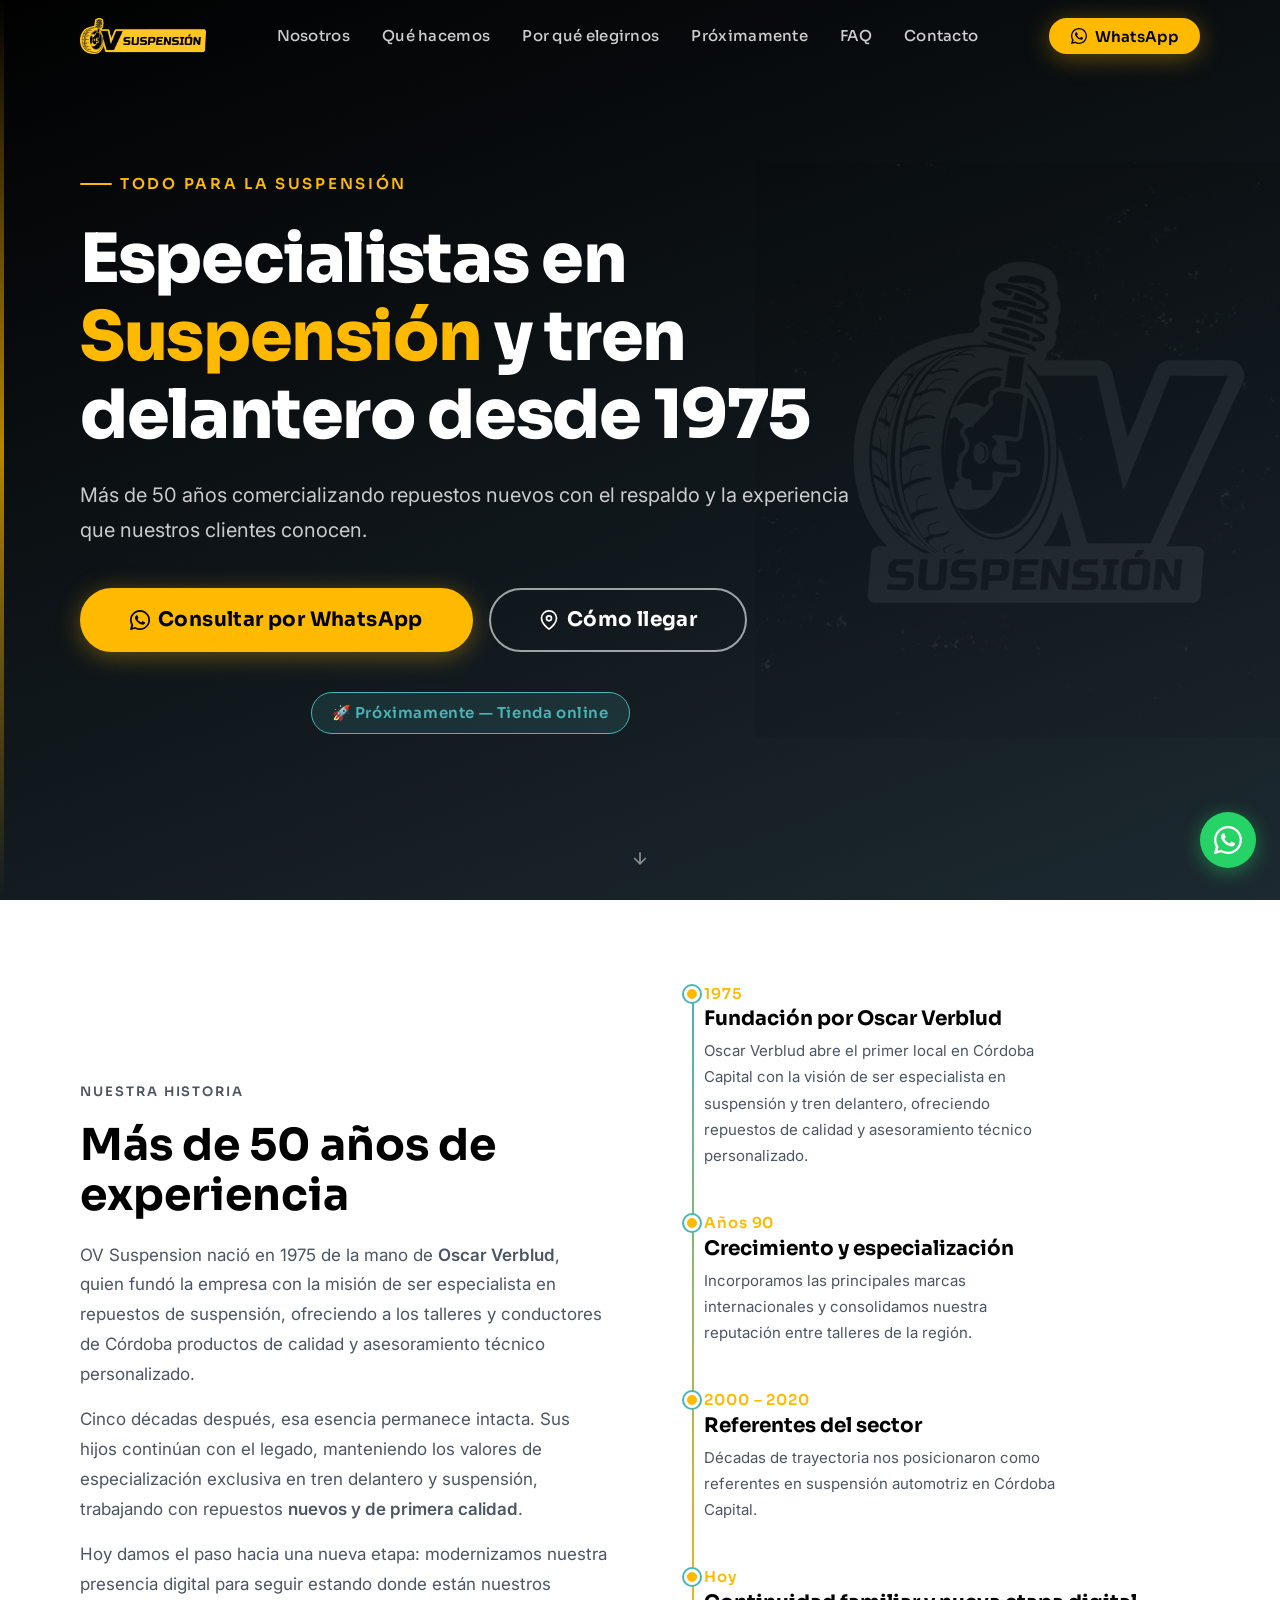
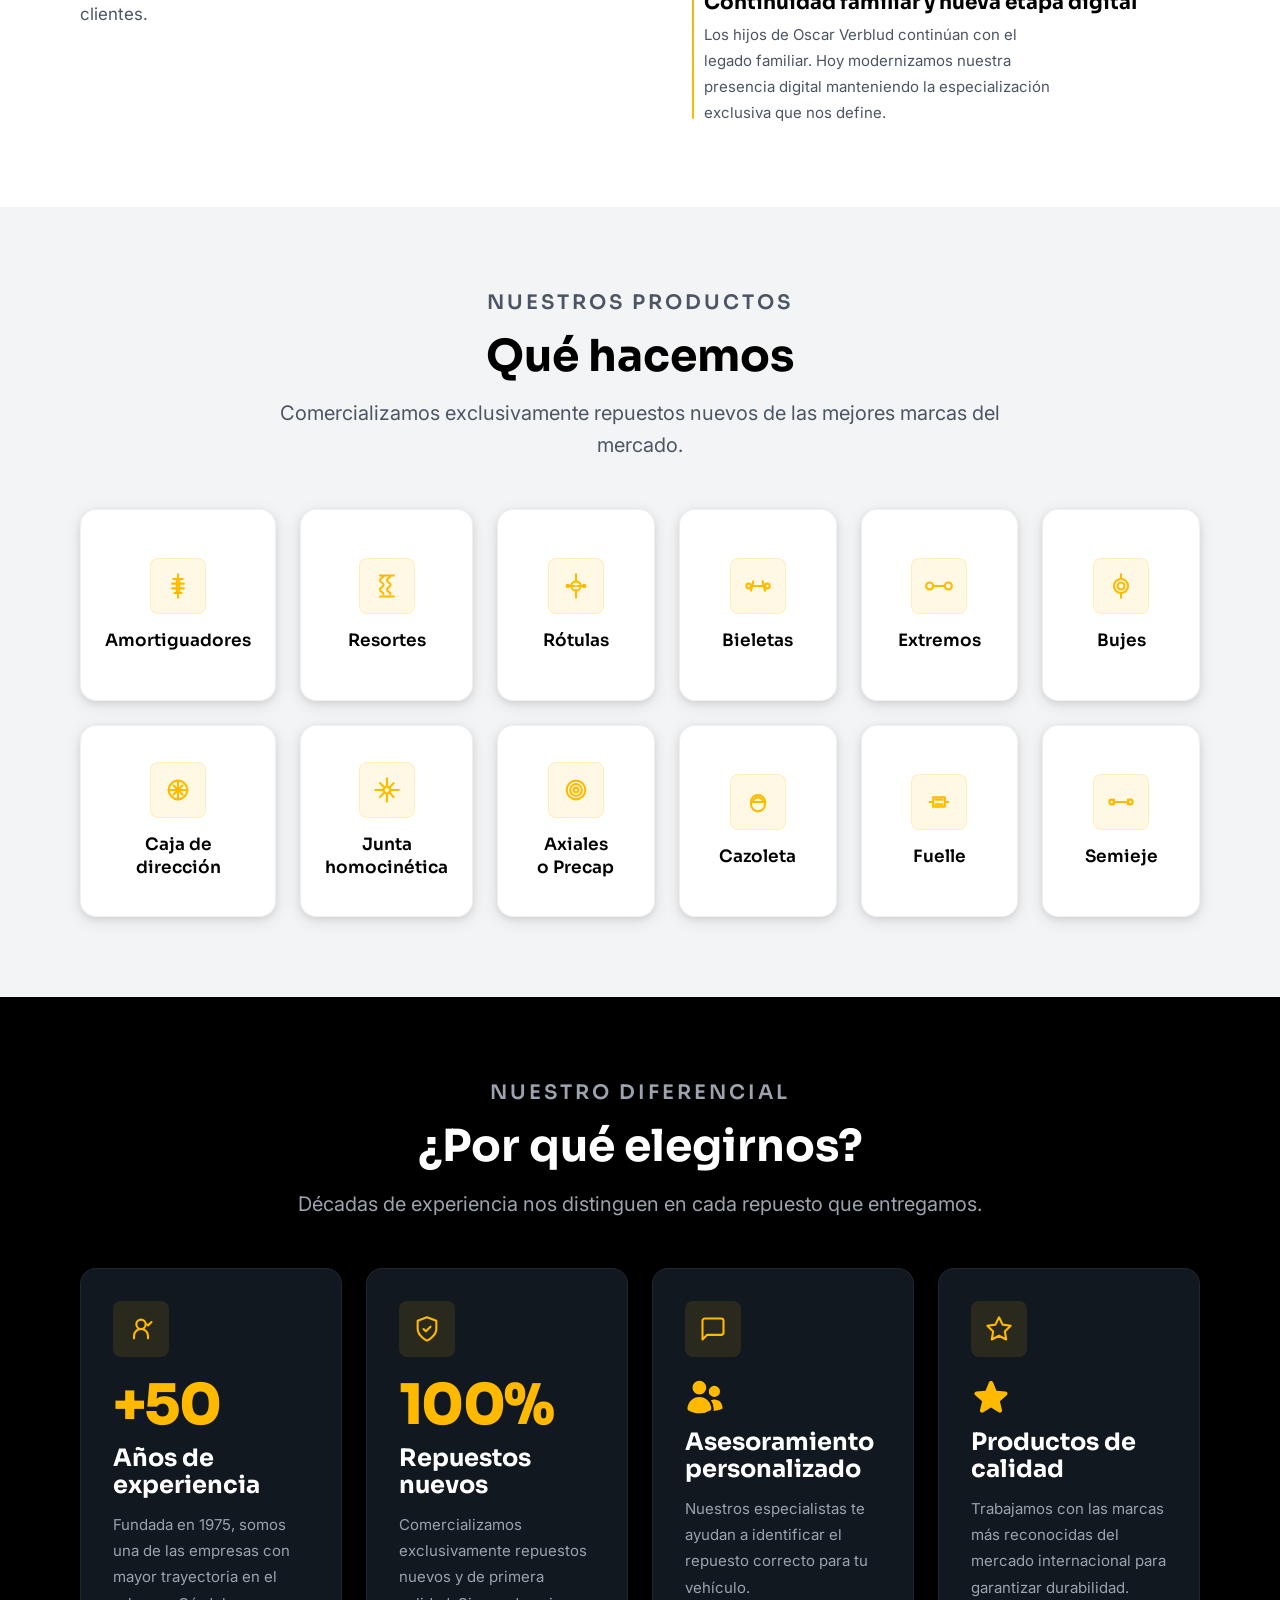
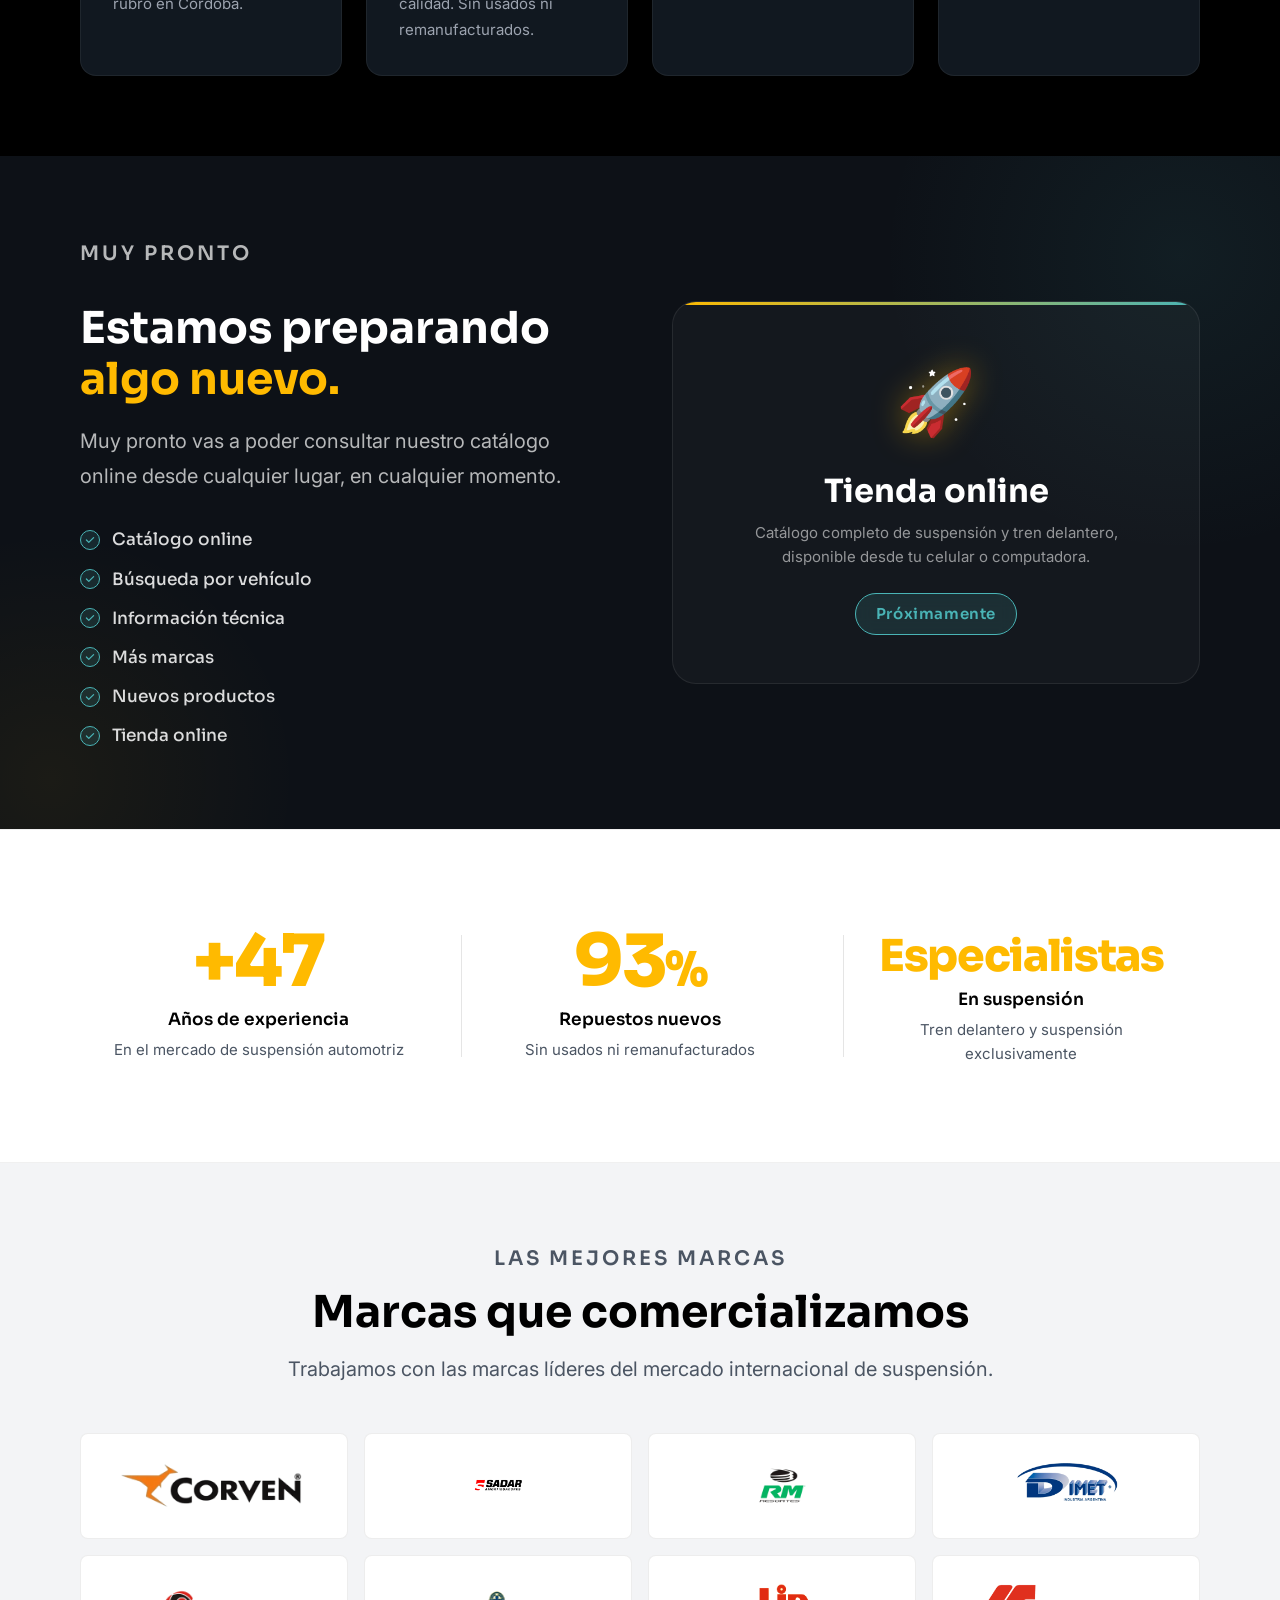
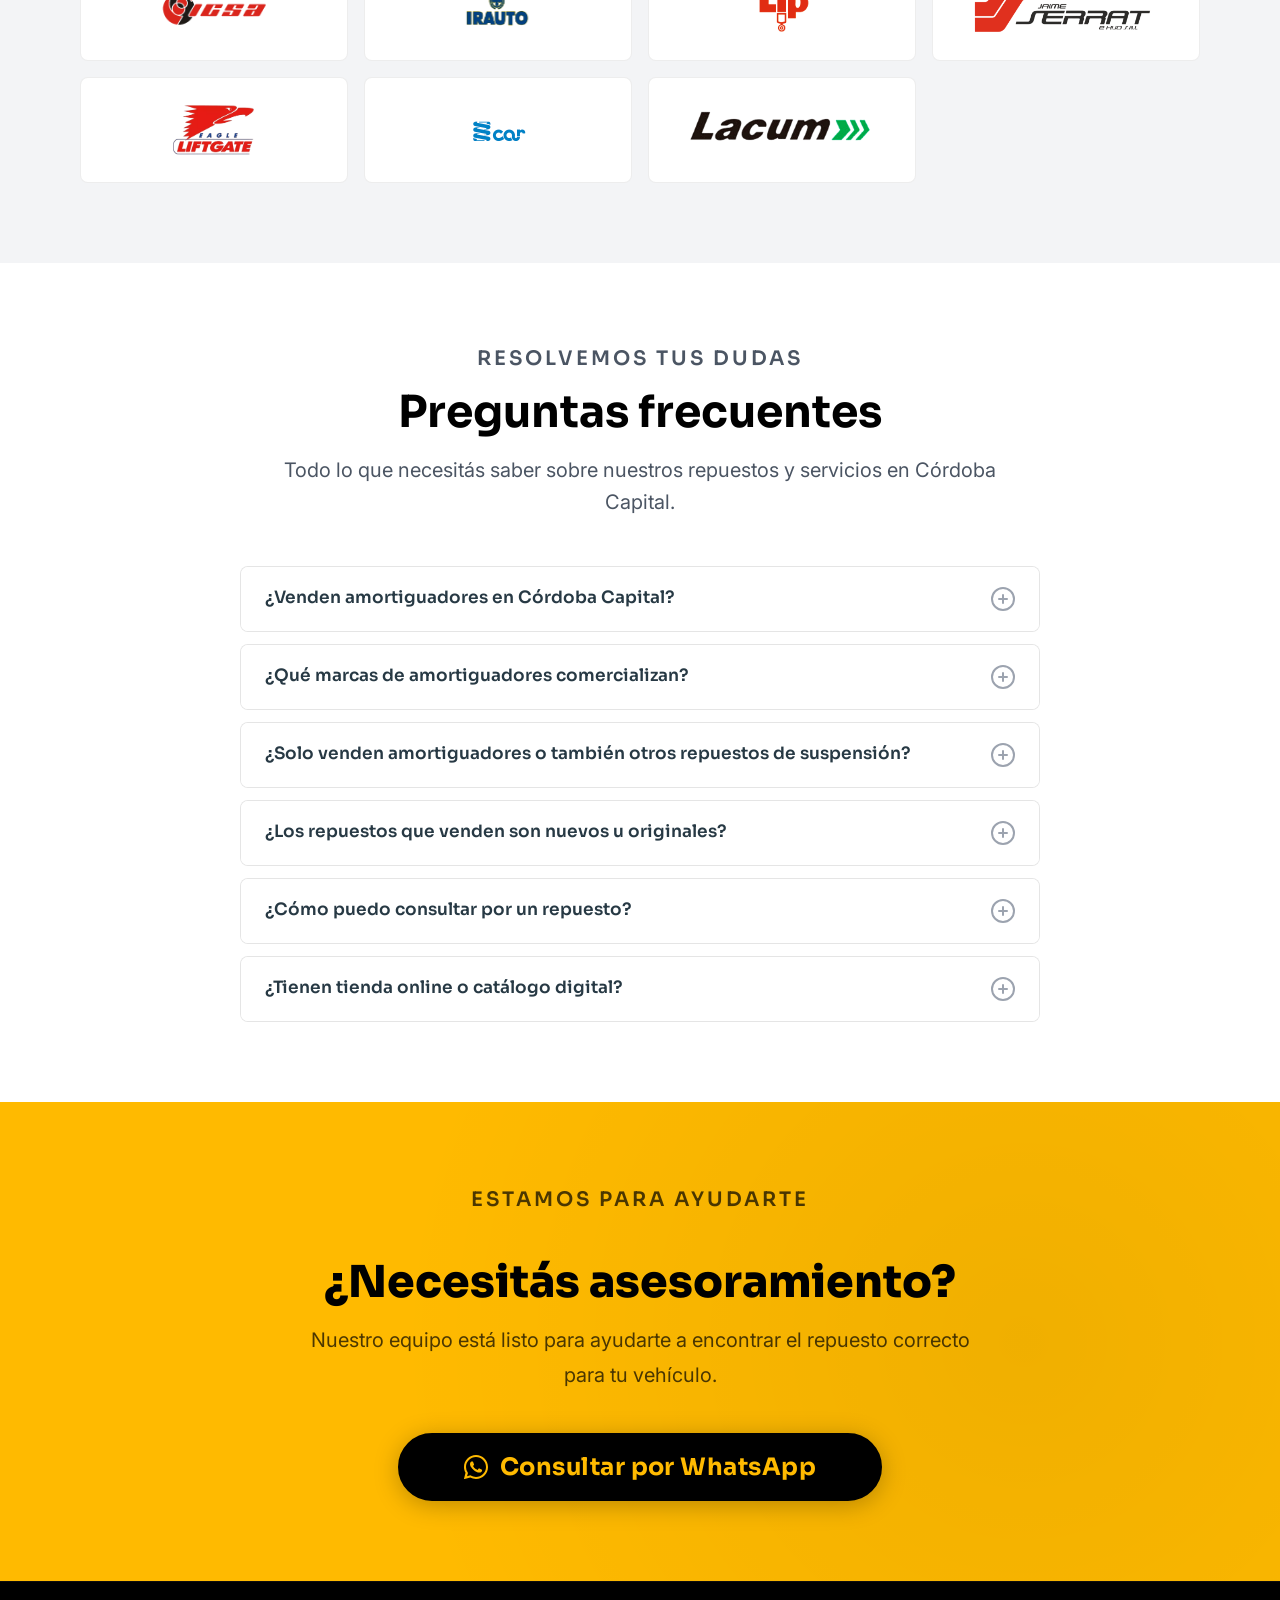
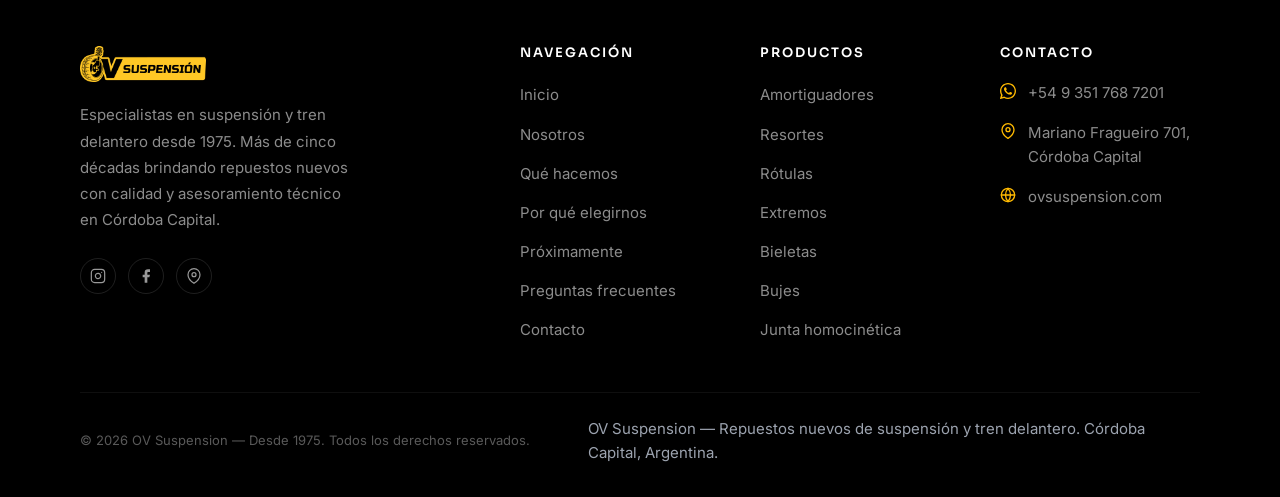
<file: index.html>
<!DOCTYPE html>
<html lang="es-AR">
<head>
  <meta charset="UTF-8" />
  <meta name="viewport" content="width=device-width, initial-scale=1.0" />

  <!-- =====================================================================
       SEO Primario
  ====================================================================== -->
  <title>Amortiguadores en Córdoba | OV Suspension — Especialistas desde 1975</title>
  <meta name="description" content="OV Suspension: amortiguadores, resortes y repuestos de suspensión en Córdoba Capital. Corven, Monroe, Sachs, Fric Rot, Lip, Irauto y más. Más de 50 años de experiencia. Mariano Fragueiro 701." />
  <meta name="keywords" content="amortiguadores Córdoba, amortiguadores Córdoba Capital, suspensión Córdoba, repuestos tren delantero Córdoba, resortes suspensión, amortiguadores Corven, amortiguadores Monroe, amortiguadores Sachs, amortiguadores Fric Rot, amortiguadores Lip, amortiguadores Irauto, casa de amortiguadores Córdoba, venta de amortiguadores Córdoba, OV Suspension" />
  <meta name="author" content="OV Suspension" />
  <meta name="robots" content="index, follow" />
  <link rel="canonical" href="https://ovsuspension.com/" />

  <!-- =====================================================================
       Open Graph (Facebook, WhatsApp, LinkedIn)
  ====================================================================== -->
  <meta property="og:type" content="website" />
  <meta property="og:url" content="https://ovsuspension.com/" />
  <meta property="og:title" content="Amortiguadores en Córdoba | OV Suspension — Desde 1975" />
  <meta property="og:description" content="Más de 50 años especializados en repuestos de suspensión y tren delantero en Córdoba Capital. Corven, Monroe, Sachs, Fric Rot, Lip, Irauto y más marcas." />
  <meta property="og:image" content="https://ovsuspension.com/img/og-image.png" />
  <meta property="og:image:type" content="image/png" />
  <meta property="og:image:width" content="1200" />
  <meta property="og:image:height" content="630" />
  <meta property="og:image:alt" content="OV Suspension – Especialistas en suspensión y tren delantero desde 1975, Córdoba Capital" />
  <meta property="og:locale" content="es_AR" />
  <meta property="og:site_name" content="OV Suspension" />
  <meta property="fb:app_id" content="1634675680014245" />

  <!-- =====================================================================
       Twitter / X Cards
  ====================================================================== -->
  <meta name="twitter:card" content="summary_large_image" />
  <meta name="twitter:url" content="https://ovsuspension.com/" />
  <meta name="twitter:title" content="Amortiguadores en Córdoba | OV Suspension — Desde 1975" />
  <meta name="twitter:description" content="Más de 50 años en repuestos de suspensión y tren delantero en Córdoba Capital. Repuestos nuevos, marcas líderes, asesoramiento personalizado." />
  <meta name="twitter:image" content="https://ovsuspension.com/img/og-image.png" />
  <meta name="twitter:image:alt" content="OV Suspension – Especialistas en suspensión y tren delantero desde 1975, Córdoba Capital" />

  <!-- =====================================================================
       Favicon & App Icons
  ====================================================================== -->
  <link rel="icon" type="image/png" href="icons/icon-192.png" sizes="192x192" />
  <link rel="apple-touch-icon" href="icons/icon-512.png" sizes="512x512" />
  <meta name="theme-color" content="#FFBA00" />
  <link rel="manifest" href="manifest.json" />

  <!-- =====================================================================
       Tipografía Google Fonts — Sora + Inter
       preconnect para mejorar rendimiento
  ====================================================================== -->
  <link rel="preconnect" href="https://fonts.googleapis.com" />
  <link rel="preconnect" href="https://fonts.gstatic.com" crossorigin />
  <link
    href="https://fonts.googleapis.com/css2?family=Sora:wght@400;500;600;700;800&family=Inter:wght@400;500;600&display=swap"
    rel="stylesheet"
  />

  <!-- Preload de recursos críticos -->
  <link rel="preload" href="css/styles.css" as="style" />
  <link rel="dns-prefetch" href="https://fonts.googleapis.com" />

  <!-- CSS principal -->
  <link rel="stylesheet" href="css/styles.css" />

  <!-- =====================================================================
       Structured Data — JSON-LD (Schema.org)
       AutoPartsStore + Organization + WebSite + FAQPage
  ====================================================================== -->
  <script type="application/ld+json">
  {
    "@context": "https://schema.org",
    "@graph": [
      {
        "@type": "AutoPartsStore",
        "@id": "https://ovsuspension.com/#negocio",
        "name": "OV Suspension",
        "legalName": "OV Suspension",
        "description": "Especialistas en repuestos de suspensión y tren delantero desde 1975. Amortiguadores, resortes, rótulas, extremos, bieletas, bujes y más. Repuestos nuevos de las mejores marcas internacionales.",
        "url": "https://ovsuspension.com/",
        "logo": {
          "@type": "ImageObject",
          "url": "https://ovsuspension.com/img/logo.png",
          "width": 200,
          "height": 57
        },
        "image": "https://ovsuspension.com/img/og-image.png",
        "telephone": "+5493517687201",
        "foundingDate": "1975",
        "priceRange": "$$",
        "currenciesAccepted": "ARS",
        "paymentAccepted": "Efectivo, transferencia bancaria",
        "address": {
          "@type": "PostalAddress",
          "streetAddress": "Mariano Fragueiro 701",
          "addressLocality": "Córdoba",
          "addressRegion": "Córdoba",
          "postalCode": "5000",
          "addressCountry": "AR",
          "description": "Barrio Ducasse, zona Bv. Las Heras"
        },
        "geo": {
          "@type": "GeoCoordinates",
          "latitude": "-31.3956",
          "longitude": "-64.1836"
        },
        "hasMap": "https://maps.app.goo.gl/GjT3Jt4X4p9FmPzg9",
        "openingHoursSpecification": [
          {
            "@type": "OpeningHoursSpecification",
            "dayOfWeek": ["Monday","Tuesday","Wednesday","Thursday","Friday"],
            "opens": "09:00",
            "closes": "13:00"
          },
          {
            "@type": "OpeningHoursSpecification",
            "dayOfWeek": ["Monday","Tuesday","Wednesday","Thursday","Friday"],
            "opens": "15:00",
            "closes": "18:00"
          }
        ],
        "areaServed": [
          {
            "@type": "City",
            "name": "Córdoba",
            "containedInPlace": {
              "@type": "State",
              "name": "Córdoba",
              "containedInPlace": {
                "@type": "Country",
                "name": "Argentina"
              }
            }
          }
        ],
        "sameAs": [
          "https://www.instagram.com/ovsuspension/",
          "https://www.facebook.com/ovsuspension/",
          "https://maps.app.goo.gl/GjT3Jt4X4p9FmPzg9"
        ],
        "brand": [
          {"@type": "Brand", "name": "Corven"},
          {"@type": "Brand", "name": "Monroe"},
          {"@type": "Brand", "name": "Sachs"},
          {"@type": "Brand", "name": "Fric Rot"},
          {"@type": "Brand", "name": "Cofap"},
          {"@type": "Brand", "name": "Lip"},
          {"@type": "Brand", "name": "Irauto"},
          {"@type": "Brand", "name": "Sadar"},
          {"@type": "Brand", "name": "Record"},
          {"@type": "Brand", "name": "Car"},
          {"@type": "Brand", "name": "RM"}
        ],
        "knowsAbout": [
          "Amortiguadores", "Resortes de suspensión", "Rótulas", "Extremos",
          "Bieletas", "Bujes", "Juntas homocinéticas", "Axiales", "Cazoletas",
          "Fuelles", "Semiejes", "Parrillas de suspensión", "Tren delantero"
        ]
      },
      {
        "@type": "Organization",
        "@id": "https://ovsuspension.com/#organizacion",
        "name": "OV Suspension",
        "url": "https://ovsuspension.com/",
        "logo": "https://ovsuspension.com/img/logo.png",
        "foundingDate": "1975",
        "sameAs": [
          "https://www.instagram.com/ovsuspension/",
          "https://www.facebook.com/ovsuspension/"
        ]
      },
      {
        "@type": "WebSite",
        "@id": "https://ovsuspension.com/#sitio",
        "url": "https://ovsuspension.com/",
        "name": "OV Suspension",
        "inLanguage": "es-AR",
        "description": "Especialistas en amortiguadores y repuestos de suspensión en Córdoba Capital desde 1975.",
        "publisher": {"@id": "https://ovsuspension.com/#organizacion"}
      },
      {
        "@type": "FAQPage",
        "@id": "https://ovsuspension.com/#faq",
        "mainEntity": [
          {
            "@type": "Question",
            "name": "¿Venden amortiguadores en Córdoba Capital?",
            "acceptedAnswer": {
              "@type": "Answer",
              "text": "Sí. OV Suspension está ubicada en Mariano Fragueiro 701, Barrio Ducasse, zona Bv. Las Heras, Córdoba Capital. Atendemos de lunes a viernes de 9 a 13 hs y de 15 a 18 hs. También podés consultarnos por WhatsApp en cualquier horario."
            }
          },
          {
            "@type": "Question",
            "name": "¿Qué marcas de amortiguadores comercializan?",
            "acceptedAnswer": {
              "@type": "Answer",
              "text": "Trabajamos con las principales marcas del mercado: Corven, Monroe, Sachs, Fric Rot, Cofap, Lip, Irauto, Sadar, Record, Car, RM y más. Siempre repuestos nuevos y de primera calidad, con garantía de marca."
            }
          },
          {
            "@type": "Question",
            "name": "¿Solo venden amortiguadores o también otros repuestos de suspensión?",
            "acceptedAnswer": {
              "@type": "Answer",
              "text": "Somos especialistas en todo el tren delantero y suspensión: amortiguadores, resortes, rótulas, extremos, bieletas, bujes, juntas homocinéticas, axiales, cazoletas, fuelles, semiejes, parrillas y más."
            }
          },
          {
            "@type": "Question",
            "name": "¿Los repuestos que venden son nuevos u originales?",
            "acceptedAnswer": {
              "@type": "Answer",
              "text": "Comercializamos exclusivamente repuestos nuevos de primera calidad. No trabajamos con usados, reconstruidos ni remanufacturados. Cada repuesto proviene directamente de marcas reconocidas del mercado internacional."
            }
          },
          {
            "@type": "Question",
            "name": "¿Cómo puedo consultar por un repuesto?",
            "acceptedAnswer": {
              "@type": "Answer",
              "text": "Podés consultarnos por WhatsApp al +54 9 351 768 7201 en cualquier momento, o visitarnos personalmente en nuestro local de Mariano Fragueiro 701, Córdoba Capital."
            }
          },
          {
            "@type": "Question",
            "name": "¿Tienen tienda online o catálogo digital?",
            "acceptedAnswer": {
              "@type": "Answer",
              "text": "Estamos trabajando en nuestra tienda online con catálogo completo, búsqueda por vehículo e información técnica. Muy pronto vas a poder consultar y comprar desde tu celular o computadora."
            }
          }
        ]
      }
    ]
  }
  </script>
</head>

<body>

  <!-- =====================================================================
       SKIP LINK — accesibilidad, saltar al contenido principal
  ====================================================================== -->
  <a class="sr-only" href="#main-content">Saltar al contenido principal</a>

  <!-- =====================================================================
       NAVBAR STICKY
  ====================================================================== -->
  <header class="navbar navbar--transparent" role="banner" id="navbar">
    <div class="container">
      <nav class="navbar__inner" aria-label="Navegación principal">

        <!-- Logo -->
        <a href="#inicio" class="navbar__logo" aria-label="OV Suspension – inicio">
          <img
            src="img/logo.png"
            alt="OV Suspension – logo"
            width="180"
            height="36"
            fetchpriority="high"
            decoding="async"
          />
        </a>

        <!-- Links de navegación desktop -->
        <ul class="navbar__links" id="nav-menu" role="list">
          <li><a href="#nosotros">Nosotros</a></li>
          <li><a href="#que-hacemos">Qué hacemos</a></li>
          <li><a href="#por-que">Por qué elegirnos</a></li>
          <li><a href="#proximamente">Próximamente</a></li>
          <li><a href="#faq">FAQ</a></li>
          <li><a href="#contacto">Contacto</a></li>
        </ul>

        <!-- CTA desktop -->
        <div class="navbar__cta">
          <a
            href="https://wa.me/5493517687201?text=Hola%20OV%20Suspension%2C%20me%20gustar%C3%ADa%20consultar%20sobre%20un%20repuesto."
            class="btn btn--primary btn--sm"
            target="_blank"
            rel="noopener noreferrer"
            aria-label="Consultar por WhatsApp"
          >
            <!-- WhatsApp icon -->
            <svg xmlns="http://www.w3.org/2000/svg" viewBox="0 0 24 24" fill="currentColor" width="16" height="16" aria-hidden="true">
              <path d="M17.472 14.382c-.297-.149-1.758-.867-2.03-.967-.273-.099-.471-.148-.67.15-.197.297-.767.966-.94 1.164-.173.199-.347.223-.644.075-.297-.15-1.255-.463-2.39-1.475-.883-.788-1.48-1.761-1.653-2.059-.173-.297-.018-.458.13-.606.134-.133.298-.347.446-.52.149-.174.198-.298.298-.497.099-.198.05-.371-.025-.52-.075-.149-.669-1.612-.916-2.207-.242-.579-.487-.5-.669-.51-.173-.008-.371-.01-.57-.01-.198 0-.52.074-.792.372-.272.297-1.04 1.016-1.04 2.479 0 1.462 1.065 2.875 1.213 3.074.149.198 2.096 3.2 5.077 4.487.709.306 1.262.489 1.694.625.712.227 1.36.195 1.871.118.571-.085 1.758-.719 2.006-1.413.248-.694.248-1.289.173-1.413-.074-.124-.272-.198-.57-.347z"/>
              <path d="M12 0C5.373 0 0 5.373 0 12c0 2.127.558 4.122 1.532 5.852L.057 23.39a.5.5 0 00.611.611l5.538-1.475A11.95 11.95 0 0012 24c6.627 0 12-5.373 12-12S18.627 0 12 0zm0 22c-1.92 0-3.72-.522-5.265-1.428l-.38-.223-3.285.875.875-3.285-.223-.38A9.955 9.955 0 012 12C2 6.477 6.477 2 12 2s10 4.477 10 10-4.477 10-10 10z"/>
            </svg>
            WhatsApp
          </a>
        </div>

        <!-- Botón hamburguesa mobile -->
        <button
          class="navbar__hamburger"
          id="hamburger"
          aria-controls="nav-menu"
          aria-expanded="false"
          aria-label="Abrir menú"
        >
          <span aria-hidden="true"></span>
          <span aria-hidden="true"></span>
          <span aria-hidden="true"></span>
        </button>

      </nav>
    </div>
  </header>

  <!-- =====================================================================
       MAIN
  ====================================================================== -->
  <main id="main-content">

    <!-- ===================================================================
         1. HERO
    ==================================================================== -->
    <section class="hero" id="inicio" aria-label="Inicio">

      <!-- Isotipo como elemento decorativo de fondo -->
      <img
        class="hero__bg-logo"
        src="img/perfil.png"
        alt=""
        aria-hidden="true"
        width="600"
        height="600"
      />

      <div class="container">
        <div class="hero__content">

          <!-- Eyebrow -->
          <p class="hero__eyebrow" aria-hidden="true">
            <span class="hero__eyebrow-line"></span>
            Todo para la suspensión
          </p>

          <!-- Título principal H1 -->
          <h1 class="hero__title">
            Especialistas en<br/>
            <em>Suspensión</em> y tren<br/>
            delantero desde 1975
          </h1>

          <!-- Subtítulo -->
          <p class="hero__subtitle">
            Más de 50 años comercializando repuestos nuevos con el respaldo
            y la experiencia que nuestros clientes conocen.
          </p>

          <!-- Botones de acción -->
          <div class="hero__actions">
            <a
              href="https://wa.me/5493517687201?text=Hola%20OV%20Suspension%2C%20me%20gustar%C3%ADa%20consultar%20sobre%20un%20repuesto."
              class="btn btn--primary btn--lg"
              target="_blank"
              rel="noopener noreferrer"
              aria-label="Consultar por WhatsApp"
            >
              <svg xmlns="http://www.w3.org/2000/svg" viewBox="0 0 24 24" fill="currentColor" width="20" height="20" aria-hidden="true">
                <path d="M17.472 14.382c-.297-.149-1.758-.867-2.03-.967-.273-.099-.471-.148-.67.15-.197.297-.767.966-.94 1.164-.173.199-.347.223-.644.075-.297-.15-1.255-.463-2.39-1.475-.883-.788-1.48-1.761-1.653-2.059-.173-.297-.018-.458.13-.606.134-.133.298-.347.446-.52.149-.174.198-.298.298-.497.099-.198.05-.371-.025-.52-.075-.149-.669-1.612-.916-2.207-.242-.579-.487-.5-.669-.51-.173-.008-.371-.01-.57-.01-.198 0-.52.074-.792.372-.272.297-1.04 1.016-1.04 2.479 0 1.462 1.065 2.875 1.213 3.074.149.198 2.096 3.2 5.077 4.487.709.306 1.262.489 1.694.625.712.227 1.36.195 1.871.118.571-.085 1.758-.719 2.006-1.413.248-.694.248-1.289.173-1.413-.074-.124-.272-.198-.57-.347z"/>
                <path d="M12 0C5.373 0 0 5.373 0 12c0 2.127.558 4.122 1.532 5.852L.057 23.39a.5.5 0 00.611.611l5.538-1.475A11.95 11.95 0 0012 24c6.627 0 12-5.373 12-12S18.627 0 12 0zm0 22c-1.92 0-3.72-.522-5.265-1.428l-.38-.223-3.285.875.875-3.285-.223-.38A9.955 9.955 0 012 12C2 6.477 6.477 2 12 2s10 4.477 10 10-4.477 10-10 10z"/>
              </svg>
              Consultar por WhatsApp
            </a>

            <a
              href="https://maps.app.goo.gl/GjT3Jt4X4p9FmPzg9"
              class="btn btn--outline btn--lg"
              target="_blank"
              rel="noopener noreferrer"
              aria-label="Cómo llegar a OV Suspension en Google Maps"
            >
              <svg xmlns="http://www.w3.org/2000/svg" viewBox="0 0 24 24" fill="none" stroke="currentColor" stroke-width="2" stroke-linecap="round" stroke-linejoin="round" width="20" height="20" aria-hidden="true">
                <path d="M21 10c0 7-9 13-9 13s-9-6-9-13a9 9 0 0118 0z"/>
                <circle cx="12" cy="10" r="3"/>
              </svg>
              Cómo llegar
            </a>
          </div>

          <!-- Badge Coming Soon -->
          <div class="hero__badge-wrap">
            <span class="badge badge--accent">
              🚀 Próximamente — Tienda online
            </span>
          </div>

        </div>
      </div>

      <!-- Indicador de scroll -->
      <div class="hero__scroll-indicator" aria-hidden="true">
        <svg xmlns="http://www.w3.org/2000/svg" viewBox="0 0 24 24" fill="none" stroke="currentColor" stroke-width="2" aria-hidden="true">
          <path d="M12 5v14M5 12l7 7 7-7"/>
        </svg>
      </div>

    </section>

    <!-- ===================================================================
         2. NOSOTROS
    ==================================================================== -->
    <section class="section nosotros" id="nosotros" aria-label="Nosotros">
      <div class="container">
        <div class="nosotros__grid">

          <!-- Texto -->
          <div class="nosotros__text reveal reveal--left">
            <p class="eyebrow">Nuestra historia</p>
            <h2>Más de 50 años de experiencia</h2>
            <p>
              OV Suspension nació en 1975 de la mano de <strong>Oscar Verblud</strong>, quien fundó la empresa con la misión de ser especialista en repuestos de suspensión, ofreciendo a los talleres y conductores de Córdoba productos de calidad y asesoramiento técnico personalizado.
            </p>
            <p>
              Cinco décadas después, esa esencia permanece intacta. Sus hijos continúan con el legado,
              manteniendo los valores de especialización exclusiva en tren delantero y suspensión,
              trabajando con repuestos <strong>nuevos y de primera calidad</strong>.
            </p>
            <p>
              Hoy damos el paso hacia una nueva etapa: modernizamos nuestra presencia
              digital para seguir estando donde están nuestros clientes.
            </p>
          </div>

          <!-- Timeline -->
          <div class="reveal reveal--right">
            <div class="timeline" aria-label="Línea de tiempo de OV Suspension">

              <div class="timeline__item">
                <div class="timeline__dot" aria-hidden="true"></div>
                <span class="timeline__year">1975</span>
                <h3 class="timeline__title">Fundación por Oscar Verblud</h3>
                <p class="timeline__desc">
                  Oscar Verblud abre el primer local en Córdoba Capital con la visión de ser
                  especialista en suspensión y tren delantero, ofreciendo repuestos de calidad
                  y asesoramiento técnico personalizado.
                </p>
              </div>

              <div class="timeline__item">
                <div class="timeline__dot" aria-hidden="true"></div>
                <span class="timeline__year">Años 90</span>
                <h3 class="timeline__title">Crecimiento y especialización</h3>
                <p class="timeline__desc">
                  Incorporamos las principales marcas internacionales y consolidamos
                  nuestra reputación entre talleres de la región.
                </p>
              </div>

              <div class="timeline__item">
                <div class="timeline__dot" aria-hidden="true"></div>
                <span class="timeline__year">2000 – 2020</span>
                <h3 class="timeline__title">Referentes del sector</h3>
                <p class="timeline__desc">
                  Décadas de trayectoria nos posicionaron como referentes en
                  suspensión automotriz en Córdoba Capital.
                </p>
              </div>

              <div class="timeline__item">
                <div class="timeline__dot" aria-hidden="true"></div>
                <span class="timeline__year">Hoy</span>
                <h3 class="timeline__title">Continuidad familiar y nueva etapa digital</h3>
                <p class="timeline__desc">
                  Los hijos de Oscar Verblud continúan con el legado familiar. Hoy modernizamos
                  nuestra presencia digital manteniendo la especialización exclusiva que nos define.
                </p>
              </div>

            </div>
          </div>

        </div>
      </div>
    </section>

    <!-- ===================================================================
         3. QUÉ HACEMOS
    ==================================================================== -->
    <section class="section que-hacemos section--gray" id="que-hacemos" aria-label="Qué hacemos">
      <div class="container">

        <header class="section-header reveal">
          <p class="eyebrow">Nuestros productos</p>
          <h2>Qué hacemos</h2>
          <p>Comercializamos exclusivamente repuestos nuevos de las mejores marcas del mercado.</p>
        </header>

        <div class="grid-6">

          <!-- 1. Amortiguadores -->
          <article class="card reveal reveal-delay-1" aria-label="Amortiguadores">
            <div class="card-icon" aria-hidden="true">
              <svg xmlns="http://www.w3.org/2000/svg" viewBox="0 0 24 24" fill="none" stroke="currentColor" stroke-width="1.8" stroke-linecap="round" stroke-linejoin="round" aria-hidden="true">
                <path d="M12 2v4M12 18v4M8 6h8M9 18h6M11 6v12M13 6v12"/>
                <path d="M7 10h10M7 14h10"/>
              </svg>
            </div>
            <h3>Amortiguadores</h3>
          </article>

          <!-- 2. Resortes -->
          <article class="card reveal reveal-delay-2" aria-label="Resortes">
            <div class="card-icon" aria-hidden="true">
              <svg xmlns="http://www.w3.org/2000/svg" viewBox="0 0 24 24" fill="none" stroke="currentColor" stroke-width="1.8" stroke-linecap="round" stroke-linejoin="round" aria-hidden="true">
                <path d="M6 3h12M6 21h12M9 3c0 2-3 2-3 4s3 2 3 4-3 2-3 4 3 2 3 4M15 3c0 2-3 2-3 4s3 2 3 4-3 2-3 4 3 2 3 4"/>
              </svg>
            </div>
            <h3>Resortes</h3>
          </article>

          <!-- 3. Rótulas -->
          <article class="card reveal reveal-delay-3" aria-label="Rótulas">
            <div class="card-icon" aria-hidden="true">
              <svg xmlns="http://www.w3.org/2000/svg" viewBox="0 0 24 24" fill="none" stroke="currentColor" stroke-width="1.8" stroke-linecap="round" stroke-linejoin="round" aria-hidden="true">
                <circle cx="12" cy="12" r="4"/>
                <line x1="12" y1="2" x2="12" y2="8"/>
                <line x1="12" y1="16" x2="12" y2="22"/>
                <line x1="5" y1="12" x2="11" y2="12"/>
                <line x1="13" y1="12" x2="19" y2="12"/>
                <circle cx="5" cy="12" r="1"/>
                <circle cx="19" cy="12" r="1"/>
              </svg>
            </div>
            <h3>Rótulas</h3>
          </article>

          <!-- 4. Bieletas -->
          <article class="card reveal reveal-delay-4" aria-label="Bieletas">
            <div class="card-icon" aria-hidden="true">
              <svg xmlns="http://www.w3.org/2000/svg" viewBox="0 0 24 24" fill="none" stroke="currentColor" stroke-width="1.8" stroke-linecap="round" stroke-linejoin="round" aria-hidden="true">
                <circle cx="4" cy="12" r="2"/>
                <circle cx="20" cy="12" r="2"/>
                <path d="M6 12h12"/>
                <path d="M8 8l-2 8M16 8l2 8"/>
              </svg>
            </div>
            <h3>Bieletas</h3>
          </article>

          <!-- 5. Extremos -->
          <article class="card reveal reveal-delay-5" aria-label="Extremos">
            <div class="card-icon" aria-hidden="true">
              <svg xmlns="http://www.w3.org/2000/svg" viewBox="0 0 24 24" fill="none" stroke="currentColor" stroke-width="1.8" stroke-linecap="round" stroke-linejoin="round" aria-hidden="true">
                <circle cx="4" cy="12" r="3"/>
                <circle cx="20" cy="12" r="3"/>
                <path d="M7 12h10"/>
              </svg>
            </div>
            <h3>Extremos</h3>
          </article>

          <!-- 6. Bujes -->
          <article class="card reveal reveal-delay-6" aria-label="Bujes">
            <div class="card-icon" aria-hidden="true">
              <svg xmlns="http://www.w3.org/2000/svg" viewBox="0 0 24 24" fill="none" stroke="currentColor" stroke-width="1.8" stroke-linecap="round" stroke-linejoin="round" aria-hidden="true">
                <circle cx="12" cy="12" r="6"/>
                <circle cx="12" cy="12" r="3"/>
                <line x1="12" y1="6" x2="12" y2="2"/>
                <line x1="12" y1="18" x2="12" y2="22"/>
              </svg>
            </div>
            <h3>Bujes</h3>
          </article>

          <!-- 7. Caja de dirección -->
          <article class="card reveal reveal-delay-7" aria-label="Caja de dirección">
            <div class="card-icon" aria-hidden="true">
              <svg xmlns="http://www.w3.org/2000/svg" viewBox="0 0 24 24" fill="none" stroke="currentColor" stroke-width="1.8" stroke-linecap="round" stroke-linejoin="round" aria-hidden="true">
                <circle cx="12" cy="12" r="8"/>
                <path d="M12 4v16M4 12h16"/>
                <path d="M8 8l8 8M16 8l-8 8"/>
              </svg>
            </div>
            <h3>Caja de dirección</h3>
          </article>

          <!-- 8. Junta homocinética -->
          <article class="card reveal reveal-delay-8" aria-label="Junta homocinética">
            <div class="card-icon" aria-hidden="true">
              <svg xmlns="http://www.w3.org/2000/svg" viewBox="0 0 24 24" fill="none" stroke="currentColor" stroke-width="1.8" stroke-linecap="round" stroke-linejoin="round" aria-hidden="true">
                <path d="M12 2v6M12 16v6M2 12h6M16 12h6"/>
                <circle cx="12" cy="12" r="3"/>
                <path d="M6 6l4.24 4.24M17.76 6l-4.24 4.24M6 18l4.24-4.24M17.76 18l-4.24-4.24"/>
              </svg>
            </div>
            <h3>Junta homocinética</h3>
          </article>

          <!-- 9. Axiales o Precap -->
          <article class="card reveal reveal-delay-9" aria-label="Axiales o Precap">
            <div class="card-icon" aria-hidden="true">
              <svg xmlns="http://www.w3.org/2000/svg" viewBox="0 0 24 24" fill="none" stroke="currentColor" stroke-width="1.8" stroke-linecap="round" stroke-linejoin="round" aria-hidden="true">
                <circle cx="12" cy="12" r="8"/>
                <circle cx="12" cy="12" r="5"/>
                <circle cx="12" cy="12" r="2"/>
              </svg>
            </div>
            <h3>Axiales o Precap</h3>
          </article>

          <!-- 10. Cazoleta -->
          <article class="card reveal reveal-delay-10" aria-label="Cazoleta">
            <div class="card-icon" aria-hidden="true">
              <svg xmlns="http://www.w3.org/2000/svg" viewBox="0 0 24 24" fill="none" stroke="currentColor" stroke-width="1.8" stroke-linecap="round" stroke-linejoin="round" aria-hidden="true">
                <path d="M6 12c0-3.3 2.7-6 6-6s6 2.7 6 6M8 12c0-2.2 1.8-4 4-4s4 1.8 4 4"/>
                <path d="M6 12v2c0 3.3 2.7 6 6 6s6-2.7 6-6v-2"/>
                <line x1="6" y1="12" x2="18" y2="12"/>
              </svg>
            </div>
            <h3>Cazoleta</h3>
          </article>

          <!-- 11. Fuelle -->
          <article class="card reveal reveal-delay-11" aria-label="Fuelle">
            <div class="card-icon" aria-hidden="true">
              <svg xmlns="http://www.w3.org/2000/svg" viewBox="0 0 24 24" fill="none" stroke="currentColor" stroke-width="1.8" stroke-linecap="round" stroke-linejoin="round" aria-hidden="true">
                <path d="M4 12h3M17 12h3M7 8v8M17 8v8M7 8h10M7 16h10"/>
                <path d="M9 10h6M9 14h6"/>
              </svg>
            </div>
            <h3>Fuelle</h3>
          </article>

          <!-- 12. Semieje -->
          <article class="card reveal reveal-delay-12" aria-label="Semieje">
            <div class="card-icon" aria-hidden="true">
              <svg xmlns="http://www.w3.org/2000/svg" viewBox="0 0 24 24" fill="none" stroke="currentColor" stroke-width="1.8" stroke-linecap="round" stroke-linejoin="round" aria-hidden="true">
                <circle cx="4" cy="12" r="2"/>
                <circle cx="20" cy="12" r="2"/>
                <path d="M6 12h12"/>
                <path d="M6 10v4M18 10v4"/>
              </svg>
            </div>
            <h3>Semieje</h3>
          </article>

        </div>
      </div>
    </section>

    <!-- ===================================================================
         4. POR QUÉ ELEGIRNOS
    ==================================================================== -->
    <section class="section por-que section--dark" id="por-que" aria-label="Por qué elegirnos">
      <div class="container">

        <header class="section-header reveal">
          <p class="eyebrow">Nuestro diferencial</p>
          <h2>¿Por qué elegirnos?</h2>
          <p>Décadas de experiencia nos distinguen en cada repuesto que entregamos.</p>
        </header>

        <div class="grid-4">

          <article class="card card--dark reveal reveal-delay-1" aria-label="Más de 50 años de experiencia">
            <div class="card-icon" aria-hidden="true">
              <svg xmlns="http://www.w3.org/2000/svg" viewBox="0 0 24 24" fill="none" stroke="currentColor" stroke-width="1.8" stroke-linecap="round" stroke-linejoin="round" aria-hidden="true">
                <circle cx="12" cy="8" r="4"/>
                <path d="M6 20v-2a6 6 0 0112 0v2"/>
                <path d="M17 8l1 1 3-3"/>
              </svg>
            </div>
            <div class="benefit-number">+50</div>
            <h3>Años de experiencia</h3>
            <p>Fundada en 1975, somos una de las empresas con mayor trayectoria en el rubro en Córdoba.</p>
          </article>

          <article class="card card--dark reveal reveal-delay-2" aria-label="Solo repuestos nuevos">
            <div class="card-icon" aria-hidden="true">
              <svg xmlns="http://www.w3.org/2000/svg" viewBox="0 0 24 24" fill="none" stroke="currentColor" stroke-width="1.8" stroke-linecap="round" stroke-linejoin="round" aria-hidden="true">
                <path d="M12 22s8-4 8-10V5l-8-3-8 3v7c0 6 8 10 8 10z"/>
                <path d="M9 12l2 2 4-4"/>
              </svg>
            </div>
            <div class="benefit-number">100%</div>
            <h3>Repuestos nuevos</h3>
            <p>Comercializamos exclusivamente repuestos nuevos y de primera calidad. Sin usados ni remanufacturados.</p>
          </article>

          <article class="card card--dark reveal reveal-delay-3" aria-label="Asesoramiento personalizado">
            <div class="card-icon" aria-hidden="true">
              <svg xmlns="http://www.w3.org/2000/svg" viewBox="0 0 24 24" fill="none" stroke="currentColor" stroke-width="1.8" stroke-linecap="round" stroke-linejoin="round" aria-hidden="true">
                <path d="M21 15a2 2 0 01-2 2H7l-4 4V5a2 2 0 012-2h14a2 2 0 012 2z"/>
              </svg>
            </div>
            <div class="benefit-number">
              <svg xmlns="http://www.w3.org/2000/svg" viewBox="0 0 24 24" fill="currentColor" width="40" height="40" aria-hidden="true" class="benefit-icon-svg">
                <path d="M4.5 6.375a4.125 4.125 0 118.25 0 4.125 4.125 0 01-8.25 0zM14.25 8.625a3.375 3.375 0 116.75 0 3.375 3.375 0 01-6.75 0zM1.5 19.125a7.125 7.125 0 0114.25 0v.003l-.001.119a.75.75 0 01-.363.63 13.067 13.067 0 01-6.761 1.873c-2.472 0-4.786-.684-6.76-1.873a.75.75 0 01-.364-.63l-.001-.122zM17.25 19.128l-.001.144a2.25 2.25 0 01-.233.96 10.088 10.088 0 005.06-1.01.75.75 0 00.42-.643 4.875 4.875 0 00-6.957-4.611 8.586 8.586 0 011.71 5.157v.003z"/>
              </svg>
            </div>
            <h3>Asesoramiento personalizado</h3>
            <p>Nuestros especialistas te ayudan a identificar el repuesto correcto para tu vehículo.</p>
          </article>

          <article class="card card--dark reveal reveal-delay-4" aria-label="Productos de calidad">
            <div class="card-icon" aria-hidden="true">
              <svg xmlns="http://www.w3.org/2000/svg" viewBox="0 0 24 24" fill="none" stroke="currentColor" stroke-width="1.8" stroke-linecap="round" stroke-linejoin="round" aria-hidden="true">
                <polygon points="12 2 15.09 8.26 22 9.27 17 14.14 18.18 21.02 12 17.77 5.82 21.02 7 14.14 2 9.27 8.91 8.26 12 2"/>
              </svg>
            </div>
            <div class="benefit-number">
              <svg xmlns="http://www.w3.org/2000/svg" viewBox="0 0 24 24" fill="currentColor" width="40" height="40" aria-hidden="true" class="benefit-icon-svg">
                <path fill-rule="evenodd" d="M10.788 3.21c.448-1.077 1.976-1.077 2.424 0l2.082 5.007 5.404.433c1.164.093 1.636 1.545.749 2.305l-4.117 3.527 1.257 5.273c.271 1.136-.964 2.033-1.96 1.425L12 18.354 7.373 21.18c-.996.608-2.231-.29-1.96-1.425l1.257-5.273-4.117-3.527c-.887-.76-.415-2.212.749-2.305l5.404-.433 2.082-5.006z" clip-rule="evenodd"/>
              </svg>
            </div>
            <h3>Productos de calidad</h3>
            <p>Trabajamos con las marcas más reconocidas del mercado internacional para garantizar durabilidad.</p>
          </article>

        </div>
      </div>
    </section>

    <!-- ===================================================================
         5. PRÓXIMAMENTE — COMING SOON
    ==================================================================== -->
    <section class="section coming-soon" id="proximamente" aria-label="Próximamente">
      <div class="container">
        <div class="coming-soon__inner">

          <!-- Texto + lista -->
          <div class="coming-soon__text reveal reveal--left">
            <p class="eyebrow">Muy pronto</p>
            <h2>Estamos preparando<br/><span>algo nuevo.</span></h2>
            <p>
              Muy pronto vas a poder consultar nuestro catálogo online
              desde cualquier lugar, en cualquier momento.
            </p>

            <ul class="coming-soon__list" aria-label="Características de la tienda online">
              <li>Catálogo online</li>
              <li>Búsqueda por vehículo</li>
              <li>Información técnica</li>
              <li>Más marcas</li>
              <li>Nuevos productos</li>
              <li>Tienda online</li>
            </ul>
          </div>

          <!-- Tarjeta decorativa -->
          <div class="coming-soon__card reveal reveal--right">
            <span class="coming-soon__card-icon" aria-hidden="true">🚀</span>
            <h3>Tienda online</h3>
            <p>
              Catálogo completo de suspensión y tren delantero,<br/>
              disponible desde tu celular o computadora.
            </p>
            <span class="badge badge--accent">Próximamente</span>
          </div>

        </div>
      </div>
    </section>

    <!-- ===================================================================
         6. CONTADOR / STATS
    ==================================================================== -->
    <section class="stats" aria-label="Datos de OV Suspension">
      <div class="container">
        <div class="stats__grid">

          <div class="stats__item reveal reveal-delay-1">
            <span class="stats__number" data-target="50" data-prefix="+" data-suffix="">
              +<span class="count">0</span>
            </span>
            <span class="stats__label">Años de experiencia</span>
            <span class="stats__desc">En el mercado de suspensión automotriz</span>
          </div>

          <div class="stats__item reveal reveal-delay-2">
            <span class="stats__number" data-target="100" data-suffix="%">
              <span class="count">0</span><span class="stats__suffix">%</span>
            </span>
            <span class="stats__label">Repuestos nuevos</span>
            <span class="stats__desc">Sin usados ni remanufacturados</span>
          </div>

          <div class="stats__item reveal reveal-delay-3">
            <span class="stats__number stats__text-number">
              Especialistas
            </span>
            <span class="stats__label">En suspensión</span>
            <span class="stats__desc">Tren delantero y suspensión exclusivamente</span>
          </div>

        </div>
      </div>
    </section>

    <!-- ===================================================================
         7. MARCAS
    ==================================================================== -->
    <section class="section marcas section--gray" id="marcas" aria-label="Marcas que comercializamos">
      <div class="container">

        <header class="section-header reveal">
          <p class="eyebrow">Las mejores marcas</p>
          <h2>Marcas que comercializamos</h2>
          <p>Trabajamos con las marcas líderes del mercado internacional de suspensión.</p>
        </header>

        <div class="marcas__grid" role="list" aria-label="Logos de marcas">

          <div class="marcas__item" role="listitem">
            <img src="img/marcas/corven.png" alt="Corven amortiguadores" loading="lazy" width="470" height="136" decoding="async" />
          </div>
          <div class="marcas__item" role="listitem">
            <img src="img/marcas/sadar.png" alt="Sadar amortiguadores" loading="lazy" width="205" height="205" decoding="async" />
          </div>
          <div class="marcas__item" role="listitem">
            <img src="img/marcas/rm.png" alt="RM Resortes" loading="lazy" width="600" height="600" decoding="async" />
          </div>
          <div class="marcas__item" role="listitem">
            <img src="img/marcas/dimet.png" alt="Dimet repuestos" loading="lazy" width="400" height="198" decoding="async" />
          </div>
          <div class="marcas__item" role="listitem">
            <img src="img/marcas/icsa.png" alt="ICSA repuestos" loading="lazy" width="512" height="256" decoding="async" />
          </div>
          <div class="marcas__item" role="listitem">
            <img src="img/marcas/ir.png" alt="Irauto amortiguadores" loading="lazy" width="459" height="224" decoding="async" />
          </div>
          <div class="marcas__item" role="listitem">
            <img src="img/marcas/lip.png" alt="Lip amortiguadores" loading="lazy" width="774" height="339" decoding="async" />
          </div>
          <div class="marcas__item" role="listitem">
            <img src="img/marcas/serrat.png" alt="Jaime Serrat repuestos" loading="lazy" width="685" height="204" decoding="async" />
          </div>
          <div class="marcas__item" role="listitem">
            <img src="img/marcas/lifgate.png" alt="Liftgate suspensión" loading="lazy" width="500" height="309" decoding="async" />
          </div>
          <div class="marcas__item" role="listitem">
            <img src="img/marcas/car.png" alt="Car repuestos" loading="lazy" width="224" height="224" decoding="async" />
          </div>
          <div class="marcas__item" role="listitem">
            <img src="img/marcas/logo.png" alt="Lacum repuestos" loading="lazy" width="300" height="83" decoding="async" />
          </div>

        </div>

      </div>
    </section>

    <!-- ===================================================================
         8. FAQ — PREGUNTAS FRECUENTES
    ==================================================================== -->
    <section class="section faq" id="faq" aria-label="Preguntas frecuentes">
      <div class="container">

        <header class="section-header reveal">
          <p class="eyebrow">Resolvemos tus dudas</p>
          <h2>Preguntas frecuentes</h2>
          <p>Todo lo que necesitás saber sobre nuestros repuestos y servicios en Córdoba Capital.</p>
        </header>

        <div class="faq__list reveal">

          <details class="faq__item">
            <summary class="faq__question">
              <h3>¿Venden amortiguadores en Córdoba Capital?</h3>
              <span class="faq__icon" aria-hidden="true"></span>
            </summary>
            <div class="faq__answer">
              <p>Sí. OV Suspension está ubicada en <strong>Mariano Fragueiro 701, Barrio Ducasse, zona Bv. Las Heras, Córdoba Capital</strong>. Atendemos de <strong>lunes a viernes de 9 a 13 hs y de 15 a 18 hs</strong>. También podés consultarnos por WhatsApp en cualquier horario.</p>
            </div>
          </details>

          <details class="faq__item">
            <summary class="faq__question">
              <h3>¿Qué marcas de amortiguadores comercializan?</h3>
              <span class="faq__icon" aria-hidden="true"></span>
            </summary>
            <div class="faq__answer">
              <p>Trabajamos con las principales marcas del mercado: <strong>Corven, Monroe, Sachs, Fric Rot, Cofap, Lip, Irauto, Sadar, Record, Car, RM</strong> y más. Siempre repuestos nuevos y de primera calidad, con garantía de marca.</p>
            </div>
          </details>

          <details class="faq__item">
            <summary class="faq__question">
              <h3>¿Solo venden amortiguadores o también otros repuestos de suspensión?</h3>
              <span class="faq__icon" aria-hidden="true"></span>
            </summary>
            <div class="faq__answer">
              <p>Somos especialistas en todo el <strong>tren delantero y suspensión</strong>: amortiguadores, resortes, rótulas, extremos, bieletas, bujes, juntas homocinéticas, axiales, cazoletas, fuelles, semiejes, parrillas y más. Todo bajo un mismo techo.</p>
            </div>
          </details>

          <details class="faq__item">
            <summary class="faq__question">
              <h3>¿Los repuestos que venden son nuevos u originales?</h3>
              <span class="faq__icon" aria-hidden="true"></span>
            </summary>
            <div class="faq__answer">
              <p>Comercializamos <strong>exclusivamente repuestos nuevos de primera calidad</strong>. No trabajamos con usados, reconstruidos ni remanufacturados. Cada repuesto proviene directamente de marcas reconocidas del mercado internacional.</p>
            </div>
          </details>

          <details class="faq__item">
            <summary class="faq__question">
              <h3>¿Cómo puedo consultar por un repuesto?</h3>
              <span class="faq__icon" aria-hidden="true"></span>
            </summary>
            <div class="faq__answer">
              <p>Podés consultarnos por <strong>WhatsApp al +54 9 351 768 7201</strong> en cualquier momento, o visitarnos personalmente en nuestro local de Córdoba Capital. Nuestros especialistas te ayudan a identificar el repuesto correcto para tu vehículo sin costo adicional.</p>
            </div>
          </details>

          <details class="faq__item">
            <summary class="faq__question">
              <h3>¿Tienen tienda online o catálogo digital?</h3>
              <span class="faq__icon" aria-hidden="true"></span>
            </summary>
            <div class="faq__answer">
              <p>Estamos trabajando en nuestra <strong>tienda online</strong> con catálogo completo, búsqueda por vehículo e información técnica. Muy pronto vas a poder consultar y comprar desde tu celular o computadora. Mientras tanto, podés consultarnos por WhatsApp o visitarnos en el local.</p>
            </div>
          </details>

        </div>
      </div>
    </section>

    <!-- ===================================================================
         9. CTA AMARILLO
    ==================================================================== -->
    <section class="cta-block" id="contacto" aria-label="Consultar por WhatsApp">
      <div class="container">
        <div class="cta-block__inner reveal">
          <p class="eyebrow cta-block__eyebrow">Estamos para ayudarte</p>
          <h2>¿Necesitás asesoramiento?</h2>
          <p>
            Nuestro equipo está listo para ayudarte a encontrar
            el repuesto correcto para tu vehículo.
          </p>
          <a
            href="https://wa.me/5493517687201?text=Hola%20OV%20Suspension%2C%20necesito%20asesoramiento%20para%20encontrar%20un%20repuesto."
            class="btn btn--cta"
            target="_blank"
            rel="noopener noreferrer"
            aria-label="Consultar por WhatsApp con OV Suspension"
          >
            <svg xmlns="http://www.w3.org/2000/svg" viewBox="0 0 24 24" fill="currentColor" width="24" height="24" aria-hidden="true">
              <path d="M17.472 14.382c-.297-.149-1.758-.867-2.03-.967-.273-.099-.471-.148-.67.15-.197.297-.767.966-.94 1.164-.173.199-.347.223-.644.075-.297-.15-1.255-.463-2.39-1.475-.883-.788-1.48-1.761-1.653-2.059-.173-.297-.018-.458.13-.606.134-.133.298-.347.446-.52.149-.174.198-.298.298-.497.099-.198.05-.371-.025-.52-.075-.149-.669-1.612-.916-2.207-.242-.579-.487-.5-.669-.51-.173-.008-.371-.01-.57-.01-.198 0-.52.074-.792.372-.272.297-1.04 1.016-1.04 2.479 0 1.462 1.065 2.875 1.213 3.074.149.198 2.096 3.2 5.077 4.487.709.306 1.262.489 1.694.625.712.227 1.36.195 1.871.118.571-.085 1.758-.719 2.006-1.413.248-.694.248-1.289.173-1.413-.074-.124-.272-.198-.57-.347z"/>
              <path d="M12 0C5.373 0 0 5.373 0 12c0 2.127.558 4.122 1.532 5.852L.057 23.39a.5.5 0 00.611.611l5.538-1.475A11.95 11.95 0 0012 24c6.627 0 12-5.373 12-12S18.627 0 12 0zm0 22c-1.92 0-3.72-.522-5.265-1.428l-.38-.223-3.285.875.875-3.285-.223-.38A9.955 9.955 0 012 12C2 6.477 6.477 2 12 2s10 4.477 10 10-4.477 10-10 10z"/>
            </svg>
            Consultar por WhatsApp
          </a>
        </div>
      </div>
    </section>

  </main>

  <!-- =====================================================================
       FOOTER
  ====================================================================== -->
  <footer class="footer" id="footer" role="contentinfo">
    <div class="container">
      <div class="footer__grid">

        <!-- Marca -->
        <div class="footer__brand">
          <a href="#inicio" aria-label="OV Suspension – volver al inicio">
            <img src="img/logo.png" alt="OV Suspension" width="160" height="32" loading="lazy" />
          </a>
          <p>
            Especialistas en suspensión y tren delantero desde 1975.
            Más de cinco décadas brindando repuestos nuevos con calidad
            y asesoramiento técnico en Córdoba Capital.
          </p>

          <!-- Redes sociales -->
          <nav class="footer__social" aria-label="Redes sociales">
            <a
              href="https://www.instagram.com/ovsuspension/"
              target="_blank"
              rel="noopener noreferrer"
              aria-label="Instagram de OV Suspension"
            >
              <svg xmlns="http://www.w3.org/2000/svg" viewBox="0 0 24 24" fill="none" stroke="currentColor" stroke-width="1.8" stroke-linecap="round" stroke-linejoin="round" aria-hidden="true">
                <rect x="2" y="2" width="20" height="20" rx="5" ry="5"/>
                <path d="M16 11.37A4 4 0 1112.63 8 4 4 0 0116 11.37z"/>
                <line x1="17.5" y1="6.5" x2="17.51" y2="6.5"/>
              </svg>
            </a>
            <a
              href="https://www.facebook.com/ovsuspension/"
              target="_blank"
              rel="noopener noreferrer"
              aria-label="Facebook de OV Suspension"
            >
              <svg xmlns="http://www.w3.org/2000/svg" viewBox="0 0 24 24" fill="currentColor" aria-hidden="true">
                <path d="M18 2h-3a5 5 0 00-5 5v3H7v4h3v8h4v-8h3l1-4h-4V7a1 1 0 011-1h3z"/>
              </svg>
            </a>
            <a
              href="https://maps.app.goo.gl/GjT3Jt4X4p9FmPzg9"
              target="_blank"
              rel="noopener noreferrer"
              aria-label="Ver OV Suspension en Google Maps"
            >
              <svg xmlns="http://www.w3.org/2000/svg" viewBox="0 0 24 24" fill="none" stroke="currentColor" stroke-width="1.8" stroke-linecap="round" stroke-linejoin="round" aria-hidden="true">
                <path d="M21 10c0 7-9 13-9 13s-9-6-9-13a9 9 0 0118 0z"/>
                <circle cx="12" cy="10" r="3"/>
              </svg>
            </a>
          </nav>
        </div>

        <!-- Navegación -->
        <nav aria-label="Mapa del sitio">
          <h2 class="footer__col-title">Navegación</h2>
          <ul class="footer__links" role="list">
            <li><a href="#inicio">Inicio</a></li>
            <li><a href="#nosotros">Nosotros</a></li>
            <li><a href="#que-hacemos">Qué hacemos</a></li>
            <li><a href="#por-que">Por qué elegirnos</a></li>
            <li><a href="#proximamente">Próximamente</a></li>
            <li><a href="#faq">Preguntas frecuentes</a></li>
            <li><a href="#contacto">Contacto</a></li>
          </ul>
        </nav>

        <!-- Productos -->
        <nav aria-label="Productos">
          <h2 class="footer__col-title">Productos</h2>
          <ul class="footer__links" role="list">
            <li><a href="#que-hacemos">Amortiguadores</a></li>
            <li><a href="#que-hacemos">Resortes</a></li>
            <li><a href="#que-hacemos">Rótulas</a></li>
            <li><a href="#que-hacemos">Extremos</a></li>
            <li><a href="#que-hacemos">Bieletas</a></li>
            <li><a href="#que-hacemos">Bujes</a></li>
            <li><a href="#que-hacemos">Junta homocinética</a></li>
          </ul>
        </nav>

        <!-- Contacto -->
        <address class="footer__address" aria-label="Datos de contacto">
          <h2 class="footer__col-title">Contacto</h2>
          <ul class="footer__contact-list" role="list">

            <li class="footer__contact-item">
              <!-- WhatsApp icon -->
              <svg class="footer__contact-icon" xmlns="http://www.w3.org/2000/svg" viewBox="0 0 24 24" fill="currentColor" aria-hidden="true">
                <path d="M17.472 14.382c-.297-.149-1.758-.867-2.03-.967-.273-.099-.471-.148-.67.15-.197.297-.767.966-.94 1.164-.173.199-.347.223-.644.075-.297-.15-1.255-.463-2.39-1.475-.883-.788-1.48-1.761-1.653-2.059-.173-.297-.018-.458.13-.606.134-.133.298-.347.446-.52.149-.174.198-.298.298-.497.099-.198.05-.371-.025-.52-.075-.149-.669-1.612-.916-2.207-.242-.579-.487-.5-.669-.51-.173-.008-.371-.01-.57-.01-.198 0-.52.074-.792.372-.272.297-1.04 1.016-1.04 2.479 0 1.462 1.065 2.875 1.213 3.074.149.198 2.096 3.2 5.077 4.487.709.306 1.262.489 1.694.625.712.227 1.36.195 1.871.118.571-.085 1.758-.719 2.006-1.413.248-.694.248-1.289.173-1.413-.074-.124-.272-.198-.57-.347z"/>
                <path d="M12 0C5.373 0 0 5.373 0 12c0 2.127.558 4.122 1.532 5.852L.057 23.39a.5.5 0 00.611.611l5.538-1.475A11.95 11.95 0 0012 24c6.627 0 12-5.373 12-12S18.627 0 12 0zm0 22c-1.92 0-3.72-.522-5.265-1.428l-.38-.223-3.285.875.875-3.285-.223-.38A9.955 9.955 0 012 12C2 6.477 6.477 2 12 2s10 4.477 10 10-4.477 10-10 10z"/>
              </svg>
              <a
                href="https://wa.me/5493517687201"
                target="_blank"
                rel="noopener noreferrer"
              >+54 9 351 768 7201</a>
            </li>

            <li class="footer__contact-item">
              <!-- Location icon -->
              <svg class="footer__contact-icon" xmlns="http://www.w3.org/2000/svg" viewBox="0 0 24 24" fill="none" stroke="currentColor" stroke-width="2" stroke-linecap="round" stroke-linejoin="round" aria-hidden="true">
                <path d="M21 10c0 7-9 13-9 13s-9-6-9-13a9 9 0 0118 0z"/>
                <circle cx="12" cy="10" r="3"/>
              </svg>
              <a
                href="https://maps.app.goo.gl/GjT3Jt4X4p9FmPzg9"
                target="_blank"
                rel="noopener noreferrer"
              >Mariano Fragueiro 701,<br>Córdoba Capital</a>
            </li>

            <li class="footer__contact-item">
              <!-- Globe icon -->
              <svg class="footer__contact-icon" xmlns="http://www.w3.org/2000/svg" viewBox="0 0 24 24" fill="none" stroke="currentColor" stroke-width="2" stroke-linecap="round" stroke-linejoin="round" aria-hidden="true">
                <circle cx="12" cy="12" r="10"/>
                <line x1="2" y1="12" x2="22" y2="12"/>
                <path d="M12 2a15.3 15.3 0 010 20M12 2a15.3 15.3 0 000 20"/>
              </svg>
              <a href="https://ovsuspension.com" target="_blank" rel="noopener noreferrer">
                ovsuspension.com
              </a>
            </li>

          </ul>
        </address>

      </div>

      <!-- Línea inferior + copyright -->
      <div class="footer__bottom">
        <p class="footer__copy">
          &copy; <span id="footer-year">2026</span> OV Suspension &mdash; Desde 1975. Todos los derechos reservados.
        </p>
        <p class="footer__legal">OV Suspension — Repuestos nuevos de suspensión y tren delantero. Córdoba Capital, Argentina.</p>
      </div>

    </div>
  </footer>

  <!-- =====================================================================
       BOTÓN FLOTANTE — WhatsApp
  ====================================================================== -->
  <a
    href="https://wa.me/5493517687201?text=Hola%20OV%20Suspension%2C%20me%20gustar%C3%ADa%20consultar%20sobre%20un%20repuesto."
    class="whatsapp-float"
    target="_blank"
    rel="noopener noreferrer"
    aria-label="Consultar por WhatsApp"
  >
    <svg xmlns="http://www.w3.org/2000/svg" viewBox="0 0 24 24" fill="currentColor" aria-hidden="true">
      <path d="M17.472 14.382c-.297-.149-1.758-.867-2.03-.967-.273-.099-.471-.148-.67.15-.197.297-.767.966-.94 1.164-.173.199-.347.223-.644.075-.297-.15-1.255-.463-2.39-1.475-.883-.788-1.48-1.761-1.653-2.059-.173-.297-.018-.458.13-.606.134-.133.298-.347.446-.52.149-.174.198-.298.298-.497.099-.198.05-.371-.025-.52-.075-.149-.669-1.612-.916-2.207-.242-.579-.487-.5-.669-.51-.173-.008-.371-.01-.57-.01-.198 0-.52.074-.792.372-.272.297-1.04 1.016-1.04 2.479 0 1.462 1.065 2.875 1.213 3.074.149.198 2.096 3.2 5.077 4.487.709.306 1.262.489 1.694.625.712.227 1.36.195 1.871.118.571-.085 1.758-.719 2.006-1.413.248-.694.248-1.289.173-1.413-.074-.124-.272-.198-.57-.347z"/>
      <path d="M12 0C5.373 0 0 5.373 0 12c0 2.127.558 4.122 1.532 5.852L.057 23.39a.5.5 0 00.611.611l5.538-1.475A11.95 11.95 0 0012 24c6.627 0 12-5.373 12-12S18.627 0 12 0zm0 22c-1.92 0-3.72-.522-5.265-1.428l-.38-.223-3.285.875.875-3.285-.223-.38A9.955 9.955 0 012 12C2 6.477 6.477 2 12 2s10 4.477 10 10-4.477 10-10 10z"/>
    </svg>
  </a>

  <!-- =====================================================================
       BOTÓN SCROLL TOP
  ====================================================================== -->
  <button
    class="scroll-top"
    id="scroll-top"
    aria-label="Volver al inicio de la página"
    type="button"
  >
    <svg xmlns="http://www.w3.org/2000/svg" viewBox="0 0 24 24" fill="none" stroke="currentColor" stroke-width="2.5" stroke-linecap="round" stroke-linejoin="round" aria-hidden="true">
      <path d="M12 19V5M5 12l7-7 7 7"/>
    </svg>
  </button>

  <!-- JavaScript principal -->
  <script src="js/main.js" defer></script>

</body>
</html>
</file>
<file: css/styles.css>
/* ==========================================================================
   OV SUSPENSION — Design System & Styles
   Versión 1.0 | julio 2026
   Estructura:
     1. Design Tokens (variables CSS)
     2. Reset & Base
     3. Tipografía
     4. Utilidades & Layout
     5. Componentes (btn, card, badge, eyebrow, section)
     6. Navbar
     7. Hero
     8. Nosotros / Timeline
     9. Qué Hacemos
    10. Por Qué Elegirnos
    11. Próximamente (Coming Soon)
    12. Contador / Stats
    13. Marcas
    14. CTA
    15. Footer
    16. Flotantes (WhatsApp + Scroll Top)
    17. Animaciones on-scroll
    18. Responsive
   ========================================================================== */

/* ==========================================================================
   1. DESIGN TOKENS
   ========================================================================== */
:root {
  /* --- Colores --- */
  --color-primary:        #FFBA00;   /* Amarillo principal — solo para acciones */
  --color-primary-dark:   #E0A400;   /* Hover del amarillo */
  --color-primary-light:  #FFD04D;   /* Variante suave */
  --color-black:          #000000;
  --color-gray-dark:      #273944;   /* Gris corporativo oscuro */
  --color-gray-mid:       #4B5563;
  --color-gray-soft:      #9CA3AF;
  --color-gray-light:     #F3F4F6;   /* Fondo secciones blancas con aire */
  --color-white:          #FFFFFF;
  --color-accent:         #4AB4B6;   /* Celeste apoyo — timeline, checks, detalles */
  --color-accent-dark:    #3A9496;

  /* Overlays */
  --overlay-hero:         rgba(0, 0, 0, 0.72);
  --overlay-dark:         rgba(0, 0, 0, 0.85);

  /* Superficies */
  --surface-dark:         #0D1117;   /* Secciones oscuras */
  --surface-card:         #FFFFFF;
  --surface-card-dark:    #111820;   /* Cards en secciones oscuras */

  /* --- Tipografía --- */
  --font-heading:         'Sora', sans-serif;
  --font-body:            'Inter', sans-serif;

  --text-xs:    clamp(0.75rem,  1.2vw, 0.8125rem);   /* 12–13px */
  --text-sm:    clamp(0.875rem, 1.5vw, 0.9375rem);   /* 14–15px */
  --text-base:  clamp(1rem,     1.8vw, 1.0625rem);   /* 16–17px */
  --text-lg:    clamp(1.125rem, 2vw,   1.25rem);     /* 18–20px */
  --text-xl:    clamp(1.25rem,  2.5vw, 1.5rem);      /* 20–24px */
  --text-2xl:   clamp(1.5rem,   3vw,   2rem);        /* 24–32px */
  --text-3xl:   clamp(2rem,     4vw,   2.75rem);     /* 32–44px */
  --text-4xl:   clamp(2.5rem,   5vw,   3.5rem);      /* 40–56px */
  --text-hero:  clamp(2.75rem,  6vw,   4.25rem);     /* 44–68px */

  --weight-regular: 400;
  --weight-medium:  500;
  --weight-semibold:600;
  --weight-bold:    700;
  --weight-black:   800;

  --leading-tight:  1.15;
  --leading-snug:   1.35;
  --leading-normal: 1.6;
  --leading-relaxed:1.75;

  /* --- Espaciados (escala 4px) --- */
  --space-1:   0.25rem;   /*  4px */
  --space-2:   0.5rem;    /*  8px */
  --space-3:   0.75rem;   /* 12px */
  --space-4:   1rem;      /* 16px */
  --space-5:   1.25rem;   /* 20px */
  --space-6:   1.5rem;    /* 24px */
  --space-8:   2rem;      /* 32px */
  --space-10:  2.5rem;    /* 40px */
  --space-12:  3rem;      /* 48px */
  --space-16:  4rem;      /* 64px */
  --space-20:  5rem;      /* 80px */
  --space-24:  6rem;      /* 96px */
  --space-32:  8rem;      /* 128px */

  /* --- Contenedor --- */
  --container-max:  1200px;
  --container-pad:  clamp(1.25rem, 5vw, 2.5rem);

  /* --- Bordes & Radios --- */
  --radius-sm:   4px;
  --radius-md:   8px;
  --radius-lg:   16px;
  --radius-xl:   24px;
  --radius-pill: 9999px;

  /* --- Sombras --- */
  --shadow-sm:      0 1px 3px rgba(0,0,0,.10), 0 1px 2px rgba(0,0,0,.06);
  --shadow-md:      0 4px 16px rgba(0,0,0,.10), 0 2px 6px rgba(0,0,0,.07);
  --shadow-lg:      0 12px 40px rgba(0,0,0,.14), 0 4px 12px rgba(0,0,0,.08);
  --shadow-primary: 0 4px 24px rgba(255,186,0,.35);

  /* --- Transiciones --- */
  --transition-fast: 150ms ease;
  --transition-base: 280ms ease;
  --transition-slow: 500ms ease;
}

/* ==========================================================================
   2. RESET & BASE
   ========================================================================== */
*, *::before, *::after {
  box-sizing: border-box;
  margin: 0;
  padding: 0;
}

html {
  scroll-behavior: smooth;
  -webkit-text-size-adjust: 100%;
  font-size: 16px;
}

body {
  font-family: var(--font-body);
  font-size: var(--text-base);
  line-height: var(--leading-normal);
  color: var(--color-gray-dark);
  background-color: var(--color-white);
  -webkit-font-smoothing: antialiased;
  -moz-osx-font-smoothing: grayscale;
  overflow-x: hidden;
}

img, svg {
  display: block;
  max-width: 100%;
  height: auto;
}

a {
  color: inherit;
  text-decoration: none;
}

ul, ol {
  list-style: none;
}

button {
  cursor: pointer;
  background: none;
  border: none;
  font-family: inherit;
}

/* Foco visible para accesibilidad de teclado */
:focus-visible {
  outline: 2px solid var(--color-primary);
  outline-offset: 3px;
  border-radius: var(--radius-sm);
}

/* Reducir movimiento para usuarios que lo prefieren */
@media (prefers-reduced-motion: reduce) {
  *, *::before, *::after {
    animation-duration: 0.01ms !important;
    transition-duration: 0.01ms !important;
  }
  html { scroll-behavior: auto; }
}

/* ==========================================================================
   3. TIPOGRAFÍA
   ========================================================================== */
h1, h2, h3, h4, h5, h6 {
  font-family: var(--font-heading);
  font-weight: var(--weight-bold);
  line-height: var(--leading-tight);
  color: var(--color-black);
}

h1 { font-size: var(--text-hero); font-weight: var(--weight-black); }
h2 { font-size: var(--text-3xl); }
h3 { font-size: var(--text-2xl); }
h4 { font-size: var(--text-xl); }
h5 { font-size: var(--text-lg); }
h6 { font-size: var(--text-base); }

p { max-width: 68ch; }

strong { font-weight: var(--weight-semibold); }

/* ==========================================================================
   4. UTILIDADES & LAYOUT
   ========================================================================== */

/* Contenedor centrado */
.container {
  width: 100%;
  max-width: var(--container-max);
  margin-inline: auto;
  padding-inline: var(--container-pad);
}

/* Sección genérica */
.section {
  padding-block: var(--space-20);
}

.section--dark {
  background-color: var(--color-black);
  color: var(--color-white);
}

.section--surface {
  background-color: var(--surface-dark);
  color: var(--color-white);
}

.section--gray {
  background-color: var(--color-gray-light);
}

/* Encabezado de sección */
.section-header {
  text-align: center;
  margin-bottom: var(--space-12);
}

.section-header h2 {
  margin-bottom: var(--space-4);
}

.section-header p {
  font-size: var(--text-lg);
  color: var(--color-gray-mid);
  max-width: 60ch;
  margin-inline: auto;
}

.section--dark .section-header h2,
.section--surface .section-header h2 {
  color: var(--color-white);
}

.section--dark .section-header p,
.section--surface .section-header p {
  color: var(--color-gray-soft);
}

/* Grid de 4 cards */
.grid-4 {
  display: grid;
  grid-template-columns: repeat(4, 1fr);
  gap: var(--space-6);
}

.grid-6 {
  display: grid;
  grid-template-columns: repeat(6, 1fr);
  gap: var(--space-6);
}

.grid-3 {
  display: grid;
  grid-template-columns: repeat(3, 1fr);
  gap: var(--space-6);
}

.grid-2 {
  display: grid;
  grid-template-columns: repeat(2, 1fr);
  gap: var(--space-8);
  align-items: center;
}

/* Visually hidden (accesibilidad) */
.sr-only {
  position: absolute;
  width: 1px;
  height: 1px;
  padding: 0;
  margin: -1px;
  overflow: hidden;
  clip: rect(0,0,0,0);
  white-space: nowrap;
  border: 0;
}

/* ==========================================================================
   5. COMPONENTES
   ========================================================================== */

/* --- Eyebrow label --- */
.eyebrow {
  display: inline-block;
  font-family: var(--font-heading);
  font-size: var(--text-xs);
  font-weight: var(--weight-semibold);
  letter-spacing: 0.15em;
  text-transform: uppercase;
  color: var(--color-primary);
  margin-bottom: var(--space-3);
}

/* --- Badge --- */
.badge {
  display: inline-flex;
  align-items: center;
  gap: var(--space-2);
  padding: var(--space-2) var(--space-5);
  border-radius: var(--radius-pill);
  font-family: var(--font-heading);
  font-size: var(--text-sm);
  font-weight: var(--weight-semibold);
  letter-spacing: 0.04em;
  backdrop-filter: blur(8px);
  -webkit-backdrop-filter: blur(8px);
  border: 1px solid rgba(255,255,255,.18);
  background: rgba(255,255,255,.08);
  color: var(--color-white);
}

.badge--accent {
  background: rgba(74,180,182,.15);
  border-color: var(--color-accent);
  color: var(--color-accent);
}

/* --- Botones --- */
.btn {
  display: inline-flex;
  align-items: center;
  justify-content: center;
  gap: var(--space-2);
  padding: var(--space-4) var(--space-8);
  border-radius: var(--radius-pill);
  font-family: var(--font-heading);
  font-size: var(--text-base);
  font-weight: var(--weight-semibold);
  letter-spacing: 0.02em;
  line-height: 1;
  transition: background var(--transition-base),
              color var(--transition-base),
              border-color var(--transition-base),
              box-shadow var(--transition-base),
              transform var(--transition-fast);
  white-space: nowrap;
  text-decoration: none;
  cursor: pointer;
}

.btn:hover { transform: translateY(-2px); }
.btn:active { transform: translateY(0); }

/* Primario — amarillo */
.btn--primary {
  background: var(--color-primary);
  color: var(--color-black);
  border: 2px solid var(--color-primary);
  box-shadow: var(--shadow-primary);
}
.btn--primary:hover {
  background: var(--color-primary-dark);
  border-color: var(--color-primary-dark);
  box-shadow: 0 6px 32px rgba(255,186,0,.5);
}

/* Outline — borde blanco */
.btn--outline {
  background: transparent;
  color: var(--color-white);
  border: 2px solid rgba(255,255,255,.6);
}
.btn--outline:hover {
  background: rgba(255,255,255,.08);
  border-color: var(--color-white);
}

/* Outline oscuro — borde gris oscuro */
.btn--outline-dark {
  background: transparent;
  color: var(--color-black);
  border: 2px solid var(--color-gray-dark);
}
.btn--outline-dark:hover {
  background: var(--color-gray-dark);
  color: var(--color-white);
}

/* Ghost — solo texto */
.btn--ghost {
  background: transparent;
  color: var(--color-primary);
  border: 2px solid transparent;
  padding-inline: var(--space-4);
}
.btn--ghost:hover { border-color: var(--color-primary); }

/* Tamaños */
.btn--sm { padding: var(--space-2) var(--space-5); font-size: var(--text-sm); }
.btn--lg {
  padding: var(--space-5) var(--space-12);
  font-size: var(--text-lg);
  font-weight: var(--weight-bold);
}

/* --- Cards --- */
.card {
  background: var(--surface-card);
  border-radius: var(--radius-lg);
  padding: var(--space-8);
  box-shadow: var(--shadow-md);
  border: 1px solid rgba(0,0,0,.06);
  transition: transform var(--transition-base), box-shadow var(--transition-base), border-color var(--transition-base);
}

.card:hover {
  transform: translateY(-4px);
  box-shadow: var(--shadow-lg);
  border-color: var(--color-primary);
}

.card--dark {
  background: var(--surface-card-dark);
  border-color: rgba(255,255,255,.06);
}

.card--dark:hover {
  border-color: var(--color-primary);
  box-shadow: 0 12px 40px rgba(0,0,0,.4);
}

/* Ícono de card */
.card-icon {
  width: 56px;
  height: 56px;
  display: flex;
  align-items: center;
  justify-content: center;
  border-radius: var(--radius-md);
  background: rgba(255,186,0,.10);
  margin-bottom: var(--space-5);
  transition: background var(--transition-base);
}

.card-icon svg {
  width: 28px;
  height: 28px;
  color: var(--color-primary);
}

.card:hover .card-icon {
  background: var(--color-primary);
}

.card:hover .card-icon svg {
  color: var(--color-black);
}

.card h3, .card h4 {
  font-size: var(--text-xl);
  margin-bottom: var(--space-3);
}

.card p {
  font-size: var(--text-sm);
  color: var(--color-gray-mid);
  line-height: var(--leading-relaxed);
}

.card--dark p { color: var(--color-gray-soft); }
.card--dark h3, .card--dark h4 { color: var(--color-white); }

/* Product cards (grilla "Qué hacemos") — layout centrado y balanceado */
.grid-6 .card {
  display: flex;
  flex-direction: column;
  align-items: center;
  justify-content: center;
  text-align: center;
  gap: var(--space-4);
  min-height: 192px;
  padding: var(--space-6);
}

.grid-6 .card-icon {
  margin-bottom: 0;
  border: 1px solid rgba(255,186,0,.18);
}

.grid-6 .card h3 {
  font-size: var(--text-base);
  font-weight: var(--weight-semibold);
  margin-bottom: 0;
  line-height: var(--leading-snug);
  text-wrap: balance;
}

/* ==========================================================================
   6. NAVBAR
   ========================================================================== */
.navbar {
  position: fixed;
  top: 0;
  left: 0;
  right: 0;
  z-index: 1000;
  transition: background var(--transition-base),
              box-shadow var(--transition-base),
              backdrop-filter var(--transition-base);
}

/* Transparente sobre el hero */
.navbar--transparent {
  background: transparent;
}

/* Sólida al hacer scroll */
.navbar--scrolled {
  background: rgba(0, 0, 0, 0.96);
  backdrop-filter: blur(16px);
  -webkit-backdrop-filter: blur(16px);
  box-shadow: 0 1px 0 rgba(255,255,255,.05);
}

.navbar__inner {
  display: flex;
  align-items: center;
  justify-content: space-between;
  height: 72px;
  gap: var(--space-8);
}

/* Logo */
.navbar__logo {
  flex-shrink: 0;
  display: flex;
  align-items: center;
}

.navbar__logo img {
  height: 36px;
  width: auto;
}

/* Links de navegación */
.navbar__links {
  display: flex;
  align-items: center;
  gap: var(--space-8);
}

.navbar__links a {
  font-family: var(--font-heading);
  font-size: var(--text-sm);
  font-weight: var(--weight-medium);
  color: rgba(255,255,255,.80);
  letter-spacing: 0.02em;
  position: relative;
  transition: color var(--transition-fast);
}

.navbar__links a::after {
  content: '';
  position: absolute;
  bottom: -4px;
  left: 0;
  right: 0;
  height: 2px;
  background: var(--color-primary);
  transform: scaleX(0);
  transform-origin: left;
  transition: transform var(--transition-base);
}

.navbar__links a:hover { color: var(--color-white); }
.navbar__links a:hover::after { transform: scaleX(1); }

/* CTA en navbar */
.navbar__cta { flex-shrink: 0; }

/* Botón hamburguesa (mobile) */
.navbar__hamburger {
  display: none;
  flex-direction: column;
  justify-content: center;
  gap: 5px;
  width: 40px;
  height: 40px;
  padding: 8px;
  border-radius: var(--radius-sm);
  cursor: pointer;
  background: none;
  border: none;
  transition: background var(--transition-fast);
}

.navbar__hamburger:hover { background: rgba(255,255,255,.08); }

.navbar__hamburger span {
  display: block;
  width: 22px;
  height: 2px;
  background: var(--color-white);
  border-radius: 2px;
  transition: transform var(--transition-base), opacity var(--transition-fast);
}

/* Estado abierto */
.navbar__hamburger[aria-expanded="true"] span:nth-child(1) {
  transform: translateY(7px) rotate(45deg);
}
.navbar__hamburger[aria-expanded="true"] span:nth-child(2) {
  opacity: 0;
}
.navbar__hamburger[aria-expanded="true"] span:nth-child(3) {
  transform: translateY(-7px) rotate(-45deg);
}

/* ==========================================================================
   7. HERO
   ========================================================================== */
.hero {
  position: relative;
  min-height: 100svh;
  display: flex;
  align-items: center;
  overflow: hidden;

  /* Fondo premium CSS — se reemplaza con hero.jpg si existe */
  background-color: var(--color-black);
  background-image:
    /* Overlay oscuro principal */
    linear-gradient(160deg, rgba(0,0,0,.80) 0%, rgba(39,57,68,.70) 100%),
    /* Textura de ruido sutil */
    url("data:image/svg+xml,%3Csvg xmlns='http://www.w3.org/2000/svg' width='300' height='300'%3E%3Cfilter id='n'%3E%3CfeTurbulence type='fractalNoise' baseFrequency='0.65' numOctaves='3' stitchTiles='stitch'/%3E%3CfeColorMatrix type='saturate' values='0'/%3E%3C/filter%3E%3Crect width='300' height='300' filter='url(%23n)' opacity='0.04'/%3E%3C/svg%3E");
  background-size: cover, 300px 300px;
  background-position: center, center;
}

/* Si el usuario agrega hero.jpg, descomentar esto:
.hero {
  background-image:
    linear-gradient(160deg, rgba(0,0,0,.80) 0%, rgba(0,0,0,.60) 100%),
    url("../img/hero.jpg");
  background-size: cover;
  background-position: center;
}
*/

/* Isotipo grande como elemento decorativo de fondo */
.hero__bg-logo {
  position: absolute;
  right: -4%;
  top: 50%;
  transform: translateY(-50%);
  width: clamp(300px, 45vw, 600px);
  height: auto;
  opacity: 0.055;
  pointer-events: none;
  user-select: none;
  filter: grayscale(1) brightness(2);
}

/* Línea de acento vertical */
.hero::before {
  content: '';
  position: absolute;
  left: 0;
  top: 0;
  bottom: 0;
  width: 4px;
  background: linear-gradient(to bottom, transparent, var(--color-primary), transparent);
  opacity: .7;
}

.hero__content {
  position: relative;
  z-index: 1;
  width: 100%;
  max-width: 780px;
  padding-block: var(--space-32);
}

.hero__eyebrow {
  display: inline-flex;
  align-items: center;
  gap: var(--space-2);
  font-family: var(--font-heading);
  font-size: var(--text-sm);
  font-weight: var(--weight-semibold);
  letter-spacing: 0.18em;
  text-transform: uppercase;
  color: var(--color-primary);
  margin-bottom: var(--space-6);
  opacity: 0;
  transform: translateY(16px);
  animation: fadeUp .7s .1s forwards;
}

.hero__eyebrow-line {
  display: inline-block;
  width: 32px;
  height: 2px;
  background: var(--color-primary);
  border-radius: 2px;
}

.hero__title {
  font-size: var(--text-hero);
  font-weight: var(--weight-black);
  color: var(--color-white);
  line-height: var(--leading-tight);
  letter-spacing: -0.02em;
  margin-bottom: var(--space-6);
  opacity: 0;
  transform: translateY(20px);
  animation: fadeUp .7s .25s forwards;
}

/* Subrayado decorativo en "suspensión" */
.hero__title em {
  font-style: normal;
  color: var(--color-primary);
}

.hero__subtitle {
  font-size: var(--text-lg);
  color: rgba(255,255,255,.78);
  line-height: var(--leading-relaxed);
  margin-bottom: var(--space-10);
  max-width: 60ch;
  opacity: 0;
  transform: translateY(20px);
  animation: fadeUp .7s .4s forwards;
}

/* Botones del hero */
.hero__actions {
  display: flex;
  flex-wrap: wrap;
  gap: var(--space-4);
  margin-bottom: var(--space-10);
  opacity: 0;
  transform: translateY(20px);
  animation: fadeUp .7s .55s forwards;
}

/* Badge "Coming Soon" */
.hero__badge-wrap {
  opacity: 0;
  transform: translateY(12px);
  animation: fadeUp .7s .7s forwards;
  text-align: center;
}

/* Scroll indicator */
.hero__scroll-indicator {
  position: absolute;
  bottom: var(--space-8);
  left: 50%;
  transform: translateX(-50%);
  display: flex;
  flex-direction: column;
  align-items: center;
  gap: var(--space-2);
  color: rgba(255,255,255,.5);
  font-size: var(--text-xs);
  letter-spacing: 0.1em;
  text-transform: uppercase;
  animation: bounce 2s 1.5s infinite;
  opacity: 0;
  animation: fadeIn 1s 1.2s forwards, bounce 2s 2.5s infinite;
}

.hero__scroll-indicator svg {
  width: 20px;
  height: 20px;
}

/* ==========================================================================
   8. NOSOTROS / TIMELINE
   ========================================================================== */
.nosotros {
  background: var(--color-white);
}

.nosotros__grid {
  display: grid;
  grid-template-columns: 1fr 1fr;
  gap: var(--space-16);
  align-items: center;
}

.nosotros__text h2 {
  margin-bottom: var(--space-5);
}

.nosotros__text p {
  color: var(--color-gray-mid);
  line-height: var(--leading-relaxed);
  margin-bottom: var(--space-4);
}

.nosotros__text p:last-of-type { margin-bottom: 0; }

/* Timeline */
.timeline {
  position: relative;
  padding-left: var(--space-8);
}

.timeline::before {
  content: '';
  position: absolute;
  left: 20px;
  top: 8px;
  bottom: 8px;
  width: 2px;
  background: linear-gradient(to bottom, var(--color-accent), var(--color-primary));
  border-radius: 2px;
}

.timeline__item {
  position: relative;
  padding-bottom: var(--space-10);
}

.timeline__item:last-child { padding-bottom: 0; }

/* Punto en la línea */
.timeline__dot {
  position: absolute;
  left: calc(-1 * var(--space-8) + 12px);
  top: 6px;
  width: 16px;
  height: 16px;
  border-radius: 50%;
  background: var(--color-primary);
  border: 3px solid var(--color-white);
  box-shadow: 0 0 0 2px var(--color-accent);
  z-index: 1;
}

.timeline__year {
  font-family: var(--font-heading);
  font-size: var(--text-sm);
  font-weight: var(--weight-semibold);
  color: var(--color-primary);
  letter-spacing: 0.06em;
  margin-bottom: var(--space-1);
}

.timeline__title {
  font-family: var(--font-heading);
  font-size: var(--text-lg);
  font-weight: var(--weight-bold);
  color: var(--color-black);
  margin-bottom: var(--space-2);
}

.timeline__desc {
  font-size: var(--text-sm);
  color: var(--color-gray-mid);
  line-height: var(--leading-relaxed);
  max-width: 40ch;
}

/* ==========================================================================
   9. QUÉ HACEMOS
   ========================================================================== */
.que-hacemos {
  background: var(--color-gray-light);
}

.que-hacemos .grid-4 {
  /* 4 cols en desktop */
}

/* ==========================================================================
   10. POR QUÉ ELEGIRNOS
   ========================================================================== */
.por-que {
  background: var(--color-black);
}

.por-que .section-header h2 {
  color: var(--color-white);
}

.por-que .card--dark .card-icon {
  background: rgba(255,186,0,.10);
}

/* número grande decorativo en cards de beneficios */
.benefit-number {
  font-family: var(--font-heading);
  font-size: 3.5rem;
  font-weight: var(--weight-black);
  color: var(--color-primary);
  line-height: 1;
  margin-bottom: var(--space-3);
  letter-spacing: -0.03em;
}

/* ==========================================================================
   11. PRÓXIMAMENTE — COMING SOON
   ========================================================================== */
.coming-soon {
  background: var(--surface-dark);
  position: relative;
  overflow: hidden;
}

/* Gradiente decorativo de fondo */
.coming-soon::before {
  content: '';
  position: absolute;
  top: -200px;
  right: -200px;
  width: 600px;
  height: 600px;
  border-radius: 50%;
  background: radial-gradient(circle, rgba(74,180,182,.08) 0%, transparent 70%);
  pointer-events: none;
}

.coming-soon::after {
  content: '';
  position: absolute;
  bottom: -200px;
  left: -200px;
  width: 500px;
  height: 500px;
  border-radius: 50%;
  background: radial-gradient(circle, rgba(255,186,0,.06) 0%, transparent 70%);
  pointer-events: none;
}

.coming-soon__inner {
  position: relative;
  z-index: 1;
  display: grid;
  grid-template-columns: 1fr 1fr;
  gap: var(--space-16);
  align-items: center;
}

.coming-soon__text h2 {
  color: var(--color-white);
  margin-bottom: var(--space-5);
}

/* Acento en el título */
.coming-soon__text h2 span {
  color: var(--color-primary);
}

.coming-soon__text p {
  color: rgba(255,255,255,.70);
  font-size: var(--text-lg);
  line-height: var(--leading-relaxed);
  margin-bottom: var(--space-8);
}

/* Lista de features */
.coming-soon__list {
  display: flex;
  flex-direction: column;
  gap: var(--space-3);
}

.coming-soon__list li {
  display: flex;
  align-items: center;
  gap: var(--space-3);
  font-family: var(--font-heading);
  font-size: var(--text-base);
  font-weight: var(--weight-medium);
  color: rgba(255,255,255,.85);
}

.coming-soon__list li::before {
  content: '';
  flex-shrink: 0;
  width: 20px;
  height: 20px;
  border-radius: 50%;
  background: rgba(74,180,182,.15);
  border: 1.5px solid var(--color-accent);
  background-image: url("data:image/svg+xml,%3Csvg xmlns='http://www.w3.org/2000/svg' viewBox='0 0 20 20' fill='%234AB4B6'%3E%3Cpath fill-rule='evenodd' d='M16.707 5.293a1 1 0 010 1.414l-8 8a1 1 0 01-1.414 0l-4-4a1 1 0 011.414-1.414L8 12.586l7.293-7.293a1 1 0 011.414 0z' clip-rule='evenodd'/%3E%3C/svg%3E");
  background-size: 12px 12px;
  background-position: center;
  background-repeat: no-repeat;
}

/* Panel derecho — tarjeta "preview" */
.coming-soon__card {
  background: rgba(255,255,255,.03);
  border: 1px solid rgba(255,255,255,.08);
  border-radius: var(--radius-xl);
  padding: var(--space-12);
  text-align: center;
  position: relative;
  overflow: hidden;
}

.coming-soon__card::before {
  content: '';
  position: absolute;
  top: 0;
  left: 0;
  right: 0;
  height: 3px;
  background: linear-gradient(90deg, var(--color-primary), var(--color-accent));
}

.coming-soon__card-icon {
  font-size: 4rem;
  margin-bottom: var(--space-5);
  display: block;
  filter: drop-shadow(0 0 16px rgba(255,186,0,.4));
}

.coming-soon__card h3 {
  color: var(--color-white);
  font-size: var(--text-2xl);
  margin-bottom: var(--space-3);
}

.coming-soon__card p {
  color: rgba(255,255,255,.55);
  font-size: var(--text-sm);
  margin-inline: auto;
}

.coming-soon__card .badge {
  margin-top: var(--space-6);
  display: inline-flex;
}

/* ==========================================================================
   12. CONTADOR / STATS
   ========================================================================== */
.stats {
  background: var(--color-white);
  border-top: 1px solid rgba(0,0,0,.06);
  border-bottom: 1px solid rgba(0,0,0,.06);
  padding-block: var(--space-16);
}

.stats__grid {
  display: grid;
  grid-template-columns: repeat(3, 1fr);
  gap: var(--space-6);
  text-align: center;
}

.stats__item {
  padding: var(--space-8);
  position: relative;
}

.stats__item + .stats__item::before {
  content: '';
  position: absolute;
  left: 0;
  top: 20%;
  bottom: 20%;
  width: 1px;
  background: rgba(0,0,0,.10);
}

.stats__number {
  font-family: var(--font-heading);
  font-size: clamp(3rem, 6vw, 4.5rem);
  font-weight: var(--weight-black);
  color: var(--color-primary);
  line-height: 1;
  display: block;
  letter-spacing: -0.03em;
}

.stats__suffix {
  font-size: clamp(2rem, 4vw, 3rem);
  font-weight: var(--weight-black);
}

.stats__label {
  font-family: var(--font-heading);
  font-size: var(--text-base);
  font-weight: var(--weight-semibold);
  color: var(--color-black);
  margin-top: var(--space-2);
  display: block;
}

.stats__desc {
  font-size: var(--text-sm);
  color: var(--color-gray-mid);
  margin-top: var(--space-1);
  display: block;
}

/* ==========================================================================
   13. MARCAS
   ========================================================================== */
.marcas {
  background: var(--color-gray-light);
}

.marcas__grid {
  display: grid;
  grid-template-columns: repeat(4, 1fr);
  gap: var(--space-4);
}

.marcas__item {
  background: var(--color-white);
  border-radius: var(--radius-md);
  border: 1px solid rgba(0,0,0,.07);
  padding: var(--space-6) var(--space-4);
  display: flex;
  align-items: center;
  justify-content: center;
  transition: border-color var(--transition-base), box-shadow var(--transition-base), transform var(--transition-fast);
  min-height: 88px;
}

.marcas__item:hover {
  border-color: var(--color-primary);
  box-shadow: var(--shadow-md);
  transform: translateY(-2px);
}

.marcas__item img {
  max-height: 56px;
  width: auto;
}

/* ==========================================================================
   14. CTA AMARILLO
   ========================================================================== */
.cta-block {
  background: var(--color-primary);
  padding-block: var(--space-20);
  position: relative;
  overflow: hidden;
}

/* Patrón decorativo */
.cta-block::before {
  content: '';
  position: absolute;
  top: 0; left: 0; right: 0; bottom: 0;
  background-image: radial-gradient(circle at 80% 50%, rgba(0,0,0,.06) 0%, transparent 60%);
  pointer-events: none;
}

.cta-block__inner {
  position: relative;
  z-index: 1;
  text-align: center;
}

.cta-block h2 {
  font-size: var(--text-3xl);
  font-weight: var(--weight-black);
  color: var(--color-black);
  margin-bottom: var(--space-4);
}

.cta-block p {
  font-size: var(--text-lg);
  color: rgba(0,0,0,.70);
  max-width: 52ch;
  margin-inline: auto;
  margin-bottom: var(--space-10);
  line-height: var(--leading-relaxed);
}

/* Botón CTA — negro sobre amarillo */
.btn--cta {
  background: var(--color-black);
  color: var(--color-primary);
  border: 2px solid var(--color-black);
  padding: var(--space-5) var(--space-16);
  font-size: var(--text-xl);
  font-weight: var(--weight-bold);
  border-radius: var(--radius-pill);
  box-shadow: 0 4px 24px rgba(0,0,0,.25);
  display: inline-flex;
  align-items: center;
  gap: var(--space-3);
  transition: background var(--transition-base), transform var(--transition-fast), box-shadow var(--transition-base);
}

.btn--cta:hover {
  background: var(--color-gray-dark);
  border-color: var(--color-gray-dark);
  transform: translateY(-3px);
  box-shadow: 0 8px 40px rgba(0,0,0,.40);
}

/* ==========================================================================
   15. FOOTER
   ========================================================================== */
.footer {
  background: var(--color-black);
  color: rgba(255,255,255,.70);
  padding-top: var(--space-16);
  padding-bottom: var(--space-8);
  border-top: 1px solid rgba(255,255,255,.05);
}

.footer__grid {
  display: grid;
  grid-template-columns: 2fr 1fr 1fr 1fr;
  gap: var(--space-10);
  margin-bottom: var(--space-12);
}

.footer__brand img {
  height: 36px;
  width: auto;
  margin-bottom: var(--space-5);
}

.footer__brand p {
  font-size: var(--text-sm);
  line-height: var(--leading-relaxed);
  color: rgba(255,255,255,.55);
  max-width: 30ch;
  margin-bottom: var(--space-6);
}

/* Redes sociales */
.footer__social {
  display: flex;
  gap: var(--space-3);
}

.footer__social a {
  width: 36px;
  height: 36px;
  border-radius: 50%;
  border: 1px solid rgba(255,255,255,.12);
  display: flex;
  align-items: center;
  justify-content: center;
  color: rgba(255,255,255,.60);
  transition: color var(--transition-fast), border-color var(--transition-fast), background var(--transition-fast);
}

.footer__social a:hover {
  color: var(--color-primary);
  border-color: var(--color-primary);
  background: rgba(255,186,0,.08);
}

.footer__social svg {
  width: 16px;
  height: 16px;
}

/* Columnas del footer */
.footer__col-title {
  font-family: var(--font-heading);
  font-size: var(--text-xs);
  font-weight: var(--weight-semibold);
  letter-spacing: 0.15em;
  text-transform: uppercase;
  color: var(--color-white);
  margin-bottom: var(--space-5);
}

.footer__links {
  display: flex;
  flex-direction: column;
  gap: var(--space-3);
}

.footer__links a {
  font-size: var(--text-sm);
  color: rgba(255,255,255,.55);
  transition: color var(--transition-fast);
}

.footer__links a:hover { color: var(--color-primary); }

/* Datos de contacto */
.footer__contact-list {
  display: flex;
  flex-direction: column;
  gap: var(--space-4);
}

.footer__contact-item {
  display: flex;
  align-items: flex-start;
  gap: var(--space-3);
  font-size: var(--text-sm);
  color: rgba(255,255,255,.55);
}

.footer__contact-item a {
  color: rgba(255,255,255,.55);
  transition: color var(--transition-fast);
}

.footer__contact-item a:hover { color: var(--color-primary); }

.footer__contact-icon {
  flex-shrink: 0;
  width: 16px;
  height: 16px;
  margin-top: 2px;
  color: var(--color-primary);
}

/* Divider + copyright */
.footer__bottom {
  border-top: 1px solid rgba(255,255,255,.06);
  padding-top: var(--space-6);
  display: flex;
  align-items: center;
  justify-content: space-between;
  flex-wrap: wrap;
  gap: var(--space-4);
}

.footer__copy {
  font-size: var(--text-xs);
  color: rgba(255,255,255,.35);
}

.footer__legal {
  display: flex;
  gap: var(--space-5);
}

.footer__legal a {
  font-size: var(--text-xs);
  color: rgba(255,255,255,.35);
  transition: color var(--transition-fast);
}

.footer__legal a:hover { color: var(--color-primary); }

/* ==========================================================================
   16. FLOTANTES (WhatsApp + Scroll Top)
   ========================================================================== */

/* WhatsApp flotante */
.whatsapp-float {
  position: fixed;
  bottom: var(--space-8);
  right: var(--space-6);
  z-index: 900;
  display: flex;
  align-items: center;
  justify-content: center;
  width: 56px;
  height: 56px;
  border-radius: 50%;
  background: #25D366;
  color: var(--color-white);
  box-shadow: 0 4px 20px rgba(37,211,102,.45);
  transition: transform var(--transition-fast), box-shadow var(--transition-base);
  animation: pulse-wa 3s 2s infinite;
}

.whatsapp-float:hover {
  transform: scale(1.10);
  box-shadow: 0 6px 28px rgba(37,211,102,.65);
  animation-play-state: paused;
}

.whatsapp-float svg {
  width: 28px;
  height: 28px;
}

/* Tooltip al hover */
.whatsapp-float::before {
  content: 'Consultanos';
  position: absolute;
  right: calc(100% + 12px);
  top: 50%;
  transform: translateY(-50%);
  background: rgba(0,0,0,.85);
  color: var(--color-white);
  font-family: var(--font-heading);
  font-size: var(--text-xs);
  font-weight: var(--weight-medium);
  white-space: nowrap;
  padding: var(--space-2) var(--space-4);
  border-radius: var(--radius-pill);
  opacity: 0;
  pointer-events: none;
  transition: opacity var(--transition-fast);
}

.whatsapp-float:hover::before { opacity: 1; }

/* Botón Scroll Top */
.scroll-top {
  position: fixed;
  bottom: var(--space-8);
  right: calc(var(--space-6) + 56px + 12px);
  z-index: 900;
  width: 44px;
  height: 44px;
  border-radius: 50%;
  background: rgba(0,0,0,.80);
  border: 1px solid rgba(255,255,255,.12);
  color: var(--color-white);
  display: flex;
  align-items: center;
  justify-content: center;
  cursor: pointer;
  backdrop-filter: blur(8px);
  -webkit-backdrop-filter: blur(8px);
  box-shadow: var(--shadow-md);
  opacity: 0;
  transform: translateY(12px);
  transition: opacity var(--transition-base), transform var(--transition-base), background var(--transition-fast);
  pointer-events: none;
}

.scroll-top.visible {
  opacity: 1;
  transform: translateY(0);
  pointer-events: auto;
}

.scroll-top:hover {
  background: var(--color-primary);
  border-color: var(--color-primary);
  color: var(--color-black);
}

.scroll-top svg {
  width: 18px;
  height: 18px;
}

/* ==========================================================================
   17. ANIMACIONES
   ========================================================================== */
@keyframes fadeUp {
  to { opacity: 1; transform: translateY(0); }
}

@keyframes fadeIn {
  to { opacity: 1; }
}

@keyframes bounce {
  0%, 100% { transform: translateX(-50%) translateY(0); }
  50%       { transform: translateX(-50%) translateY(6px); }
}

@keyframes pulse-wa {
  0%, 100% { box-shadow: 0 4px 20px rgba(37,211,102,.45); }
  50%       { box-shadow: 0 4px 30px rgba(37,211,102,.75); }
}

/* Clases para reveal on-scroll */
.reveal {
  opacity: 0;
  transform: translateY(28px);
  transition: opacity .6s ease, transform .6s ease;
}

.reveal.revealed {
  opacity: 1;
  transform: translateY(0);
}

.reveal--left {
  opacity: 0;
  transform: translateX(-28px);
  transition: opacity .6s ease, transform .6s ease;
}
.reveal--left.revealed { opacity: 1; transform: translateX(0); }

.reveal--right {
  opacity: 0;
  transform: translateX(28px);
  transition: opacity .6s ease, transform .6s ease;
}
.reveal--right.revealed { opacity: 1; transform: translateX(0); }

/* Delays escalonados para grillas */
.reveal-delay-1 { transition-delay: .10s; }
.reveal-delay-2 { transition-delay: .20s; }
.reveal-delay-3 { transition-delay: .30s; }
.reveal-delay-4 { transition-delay: .40s; }
.reveal-delay-5 { transition-delay: .50s; }
.reveal-delay-6 { transition-delay: .60s; }
.reveal-delay-7 { transition-delay: .70s; }
.reveal-delay-8 { transition-delay: .80s; }
.reveal-delay-9 { transition-delay: .90s; }
.reveal-delay-10 { transition-delay: 1.00s; }
.reveal-delay-11 { transition-delay: 1.10s; }
.reveal-delay-12 { transition-delay: 1.20s; }

/* ==========================================================================
   18. RESPONSIVE
   ========================================================================== */

/* Tablet landscape / small desktop */
@media (max-width: 1024px) {
  .grid-4 {
    grid-template-columns: repeat(2, 1fr);
  }

  .grid-6 {
    grid-template-columns: repeat(3, 1fr);
  }

  .marcas__grid {
    grid-template-columns: repeat(4, 1fr);
  }

  .footer__grid {
    grid-template-columns: 1fr 1fr;
    gap: var(--space-8);
  }

  .nosotros__grid {
    gap: var(--space-10);
  }

  .coming-soon__inner {
    gap: var(--space-10);
  }
}

/* Tablet portrait */
@media (max-width: 768px) {
  .section { padding-block: var(--space-16); }

  /* Navbar mobile */
  .navbar__links {
    position: fixed;
    inset: 72px 0 auto 0;
    height: calc(100vh - 72px);
    height: calc(100dvh - 72px); /* barras del browser en mobile */
    background: rgba(0,0,0,.97);
    backdrop-filter: blur(20px);
    -webkit-backdrop-filter: blur(20px);
    flex-direction: column;
    justify-content: flex-start;
    padding: var(--space-8) var(--space-6);
    gap: var(--space-1);
    transform: translateX(100%);
    transition: transform var(--transition-base);
    overflow-y: auto;
  }

  .navbar__links.open {
    transform: translateX(0);
  }

  .navbar__links a {
    font-size: var(--text-lg);
    padding: var(--space-4) 0;
    width: 100%;
    border-bottom: 1px solid rgba(255,255,255,.06);
    color: rgba(255,255,255,.85);
  }

  .navbar__cta { display: none; }
  .navbar__hamburger { display: flex; }

  /* Hero */
  .hero__content { max-width: 100%; }
  .hero__bg-logo { opacity: 0.03; right: -8%; }

  /* Grids */
  .nosotros__grid {
    grid-template-columns: 1fr;
    gap: var(--space-12);
  }

  .grid-3 {
    grid-template-columns: 1fr;
  }

  .grid-6 {
    grid-template-columns: repeat(2, 1fr);
  }

  .coming-soon__inner {
    grid-template-columns: 1fr;
    gap: var(--space-10);
  }

  .coming-soon__card { display: none; } /* ocultar en mobile */

  .stats__grid {
    grid-template-columns: 1fr;
    gap: 0;
  }

  .stats__item + .stats__item::before {
    left: 20%;
    right: 20%;
    top: 0;
    bottom: auto;
    width: auto;
    height: 1px;
  }

  .marcas__grid {
    grid-template-columns: repeat(2, 1fr);
  }

  .footer__grid {
    grid-template-columns: 1fr;
    gap: var(--space-8);
  }

  .footer__bottom {
    flex-direction: column;
    text-align: center;
  }

  .hero__actions {
    flex-direction: column;
    align-items: flex-start;
  }

  .hero__actions .btn { width: 100%; justify-content: center; }
}

/* Mobile */
@media (max-width: 480px) {
  .grid-4 {
    grid-template-columns: 1fr;
  }

  .grid-6 {
    grid-template-columns: 1fr;
  }

  .grid-6 .card {
    min-height: 140px;
  }

  .marcas__grid {
    grid-template-columns: repeat(2, 1fr);
  }

  .btn--cta {
    padding: var(--space-4) var(--space-8);
    font-size: var(--text-base);
    width: 100%;
    justify-content: center;
  }

  .cta-block__inner {
    padding-inline: 0;
  }

  .scroll-top {
    right: calc(var(--space-4) + 56px + 10px);
  }

  .whatsapp-float {
    right: var(--space-4);
    bottom: var(--space-6);
  }

  .scroll-top {
    bottom: var(--space-6);
    right: calc(var(--space-4) + 56px + 10px);
  }
}

/* ==========================================================================
   19. PARCHES SEO / ACCESIBILIDAD
       Mueve inline styles a clases, agrega estilos de FAQ.
   ========================================================================== */

/* benefit-icon-svg: reemplaza style="color:var(--color-primary)" en SVGs de beneficios */
.benefit-icon-svg {
  color: var(--color-primary);
}

/* stats__text-number: reemplaza inline font-size + padding-top en el stat "Especialistas" */
.stats__text-number {
  font-size: clamp(1.75rem, 3.5vw, 2.75rem);
  padding-top: var(--space-2);
}

/* cta-block__eyebrow: reemplaza style="color:rgba(0,0,0,.6)" en el eyebrow del CTA */
.cta-block__eyebrow {
  color: rgba(0, 0, 0, 0.6);
}

/* footer__address: reemplaza style="font-style:normal" en <address> */
.footer__address {
  font-style: normal;
}

/* footer__legal: reemplaza el nav con links rotos */
.footer__legal {
  font-size: var(--text-sm);
  color: var(--color-gray-soft);
  margin: 0;
}

/* ==========================================================================
   20. FAQ — PREGUNTAS FRECUENTES
   ========================================================================== */

.faq {
  background: var(--color-white);
}

.faq__list {
  max-width: 800px;
  margin: 0 auto;
  display: flex;
  flex-direction: column;
  gap: var(--space-3);
}

.faq__item {
  border: 1px solid rgba(0, 0, 0, 0.1);
  border-radius: var(--radius-md);
  overflow: hidden;
  background: var(--color-white);
  transition: border-color var(--transition-base), box-shadow var(--transition-base);
}

.faq__item[open] {
  border-color: var(--color-primary);
  box-shadow: var(--shadow-sm);
}

.faq__question {
  display: flex;
  align-items: center;
  justify-content: space-between;
  gap: var(--space-4);
  padding: var(--space-5) var(--space-6);
  cursor: pointer;
  list-style: none;
  user-select: none;
  background: var(--color-white);
  transition: background var(--transition-fast);
}

.faq__question::-webkit-details-marker { display: none; }

.faq__question:hover {
  background: var(--color-gray-light);
}

.faq__question h3 {
  font-family: var(--font-heading);
  font-size: var(--text-base);
  font-weight: var(--weight-semibold);
  color: var(--color-gray-dark);
  margin: 0;
  line-height: var(--leading-snug);
}

.faq__icon {
  flex-shrink: 0;
  width: 24px;
  height: 24px;
  border-radius: 50%;
  border: 2px solid var(--color-gray-soft);
  display: flex;
  align-items: center;
  justify-content: center;
  transition: border-color var(--transition-fast), transform var(--transition-fast), background var(--transition-fast);
  position: relative;
}

.faq__icon::before,
.faq__icon::after {
  content: '';
  position: absolute;
  background: var(--color-gray-soft);
  border-radius: 2px;
  transition: background var(--transition-fast), transform var(--transition-fast);
}

.faq__icon::before {
  width: 10px;
  height: 2px;
}

.faq__icon::after {
  width: 2px;
  height: 10px;
  transform: scaleY(1);
  transition: transform var(--transition-fast), background var(--transition-fast);
}

details[open] .faq__icon {
  border-color: var(--color-primary);
  background: var(--color-primary);
}

details[open] .faq__icon::before,
details[open] .faq__icon::after {
  background: var(--color-black);
}

details[open] .faq__icon::after {
  transform: scaleY(0);
}

.faq__answer {
  padding: 0 var(--space-6) var(--space-5);
  border-top: 1px solid rgba(0, 0, 0, 0.06);
}

.faq__answer p {
  font-size: var(--text-base);
  color: var(--color-gray-mid);
  line-height: var(--leading-relaxed);
  margin: var(--space-4) 0 0;
}

/* Responsive FAQ */
@media (max-width: 768px) {
  .faq__question {
    padding: var(--space-4) var(--space-5);
  }

  .faq__answer {
    padding: 0 var(--space-5) var(--space-4);
  }

  .faq__question h3 {
    font-size: var(--text-sm);
  }
}
</file>
